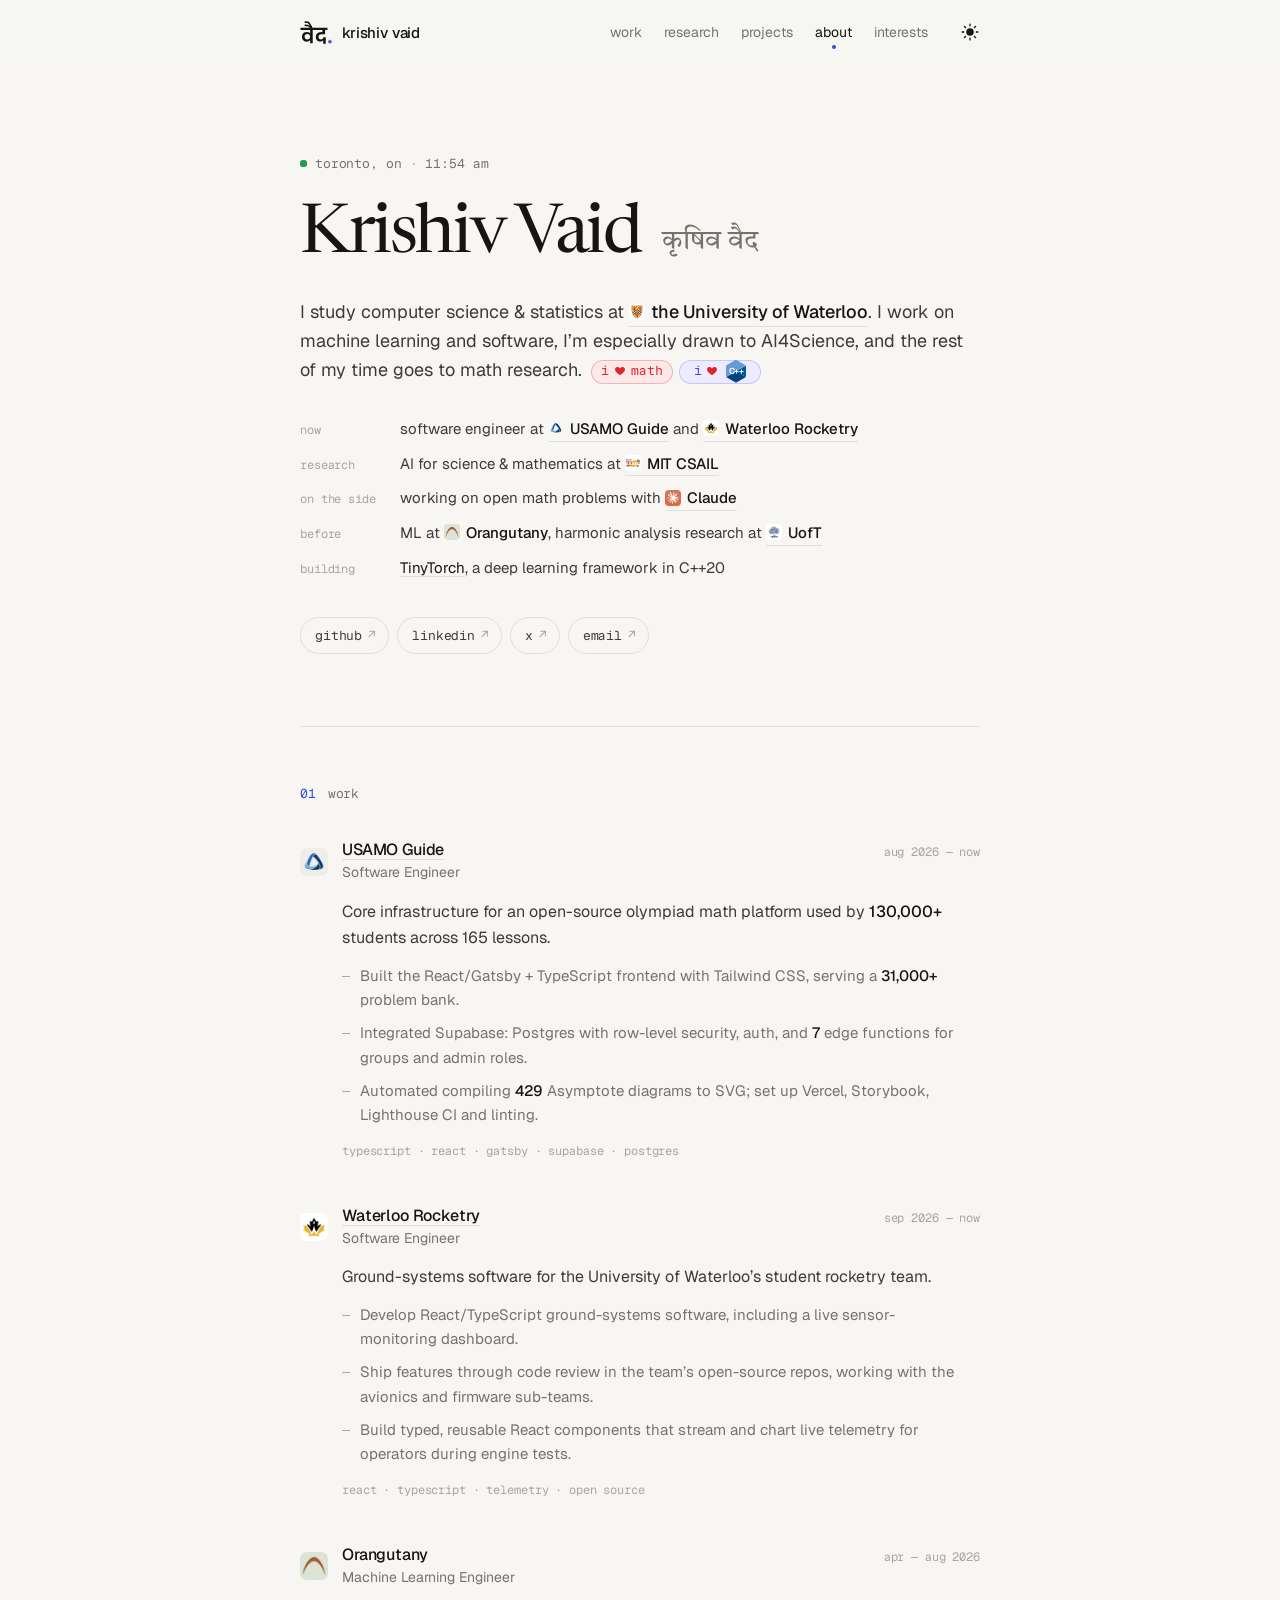
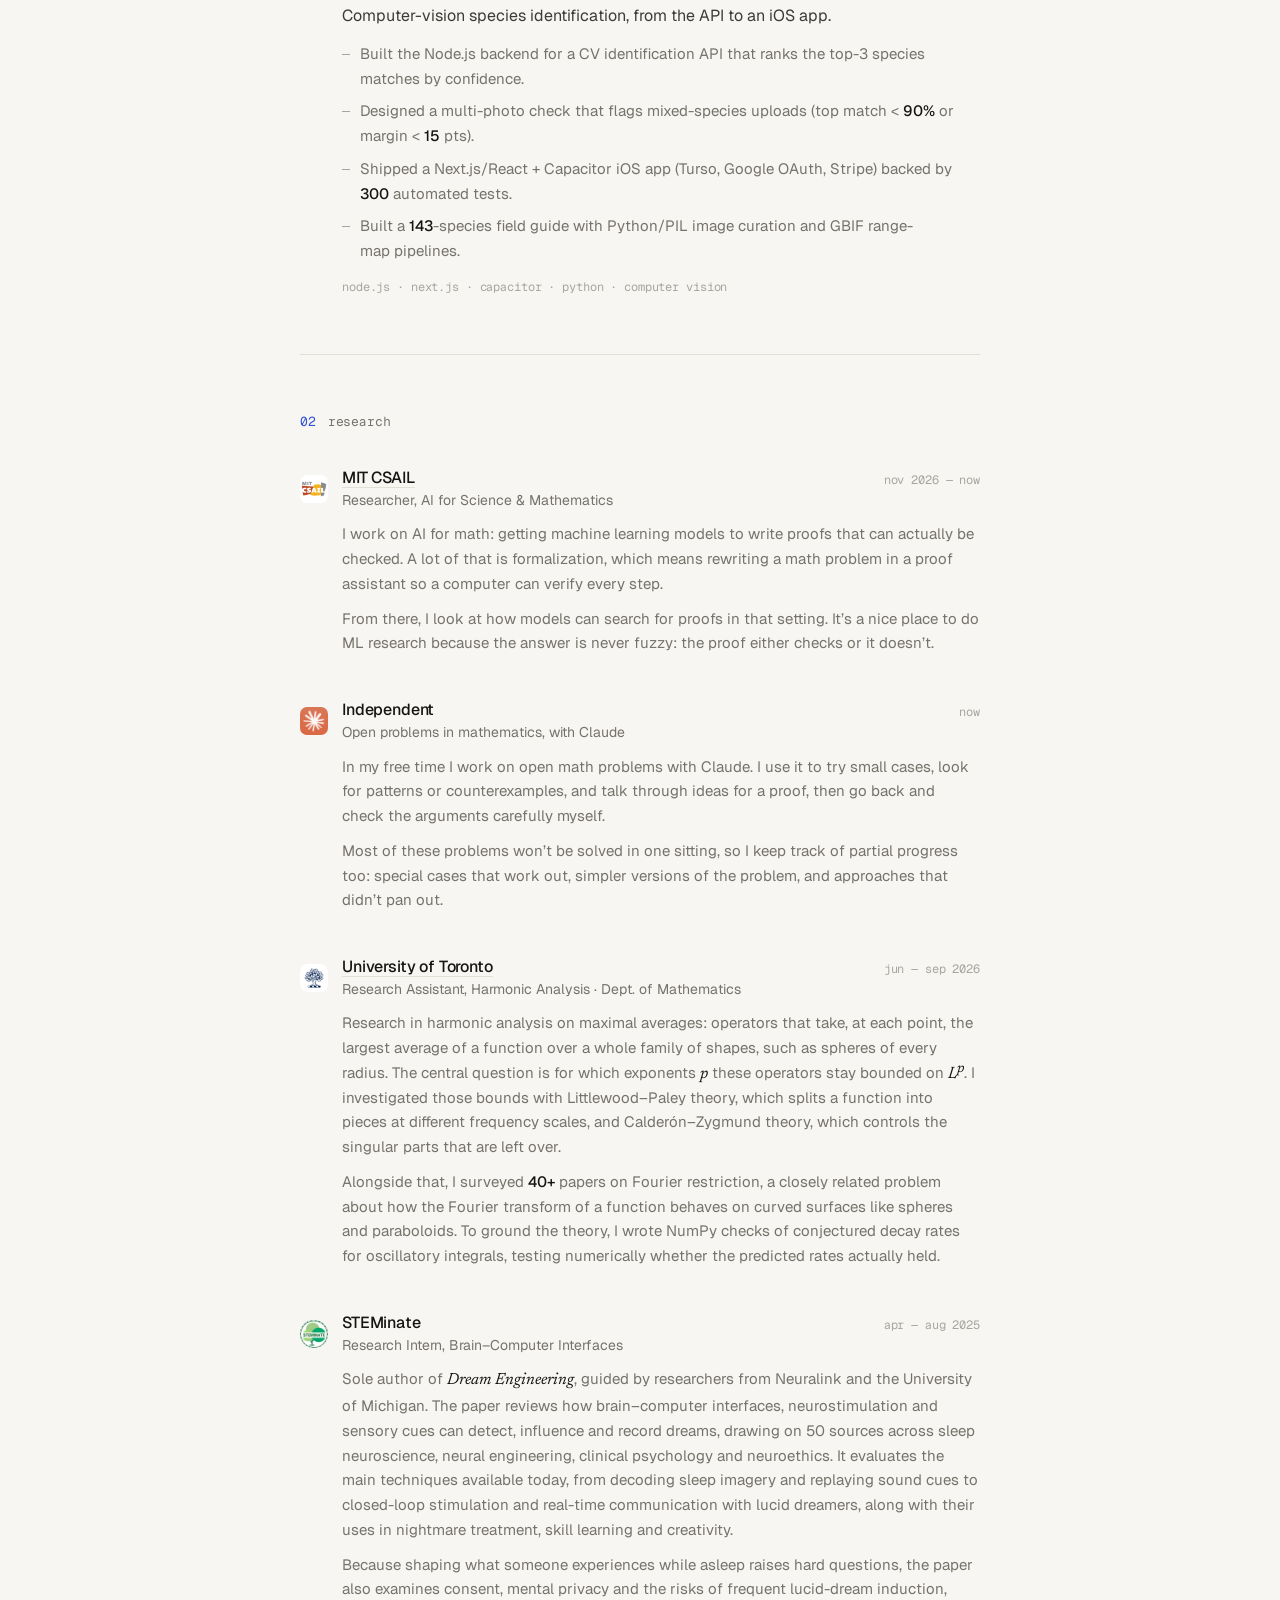
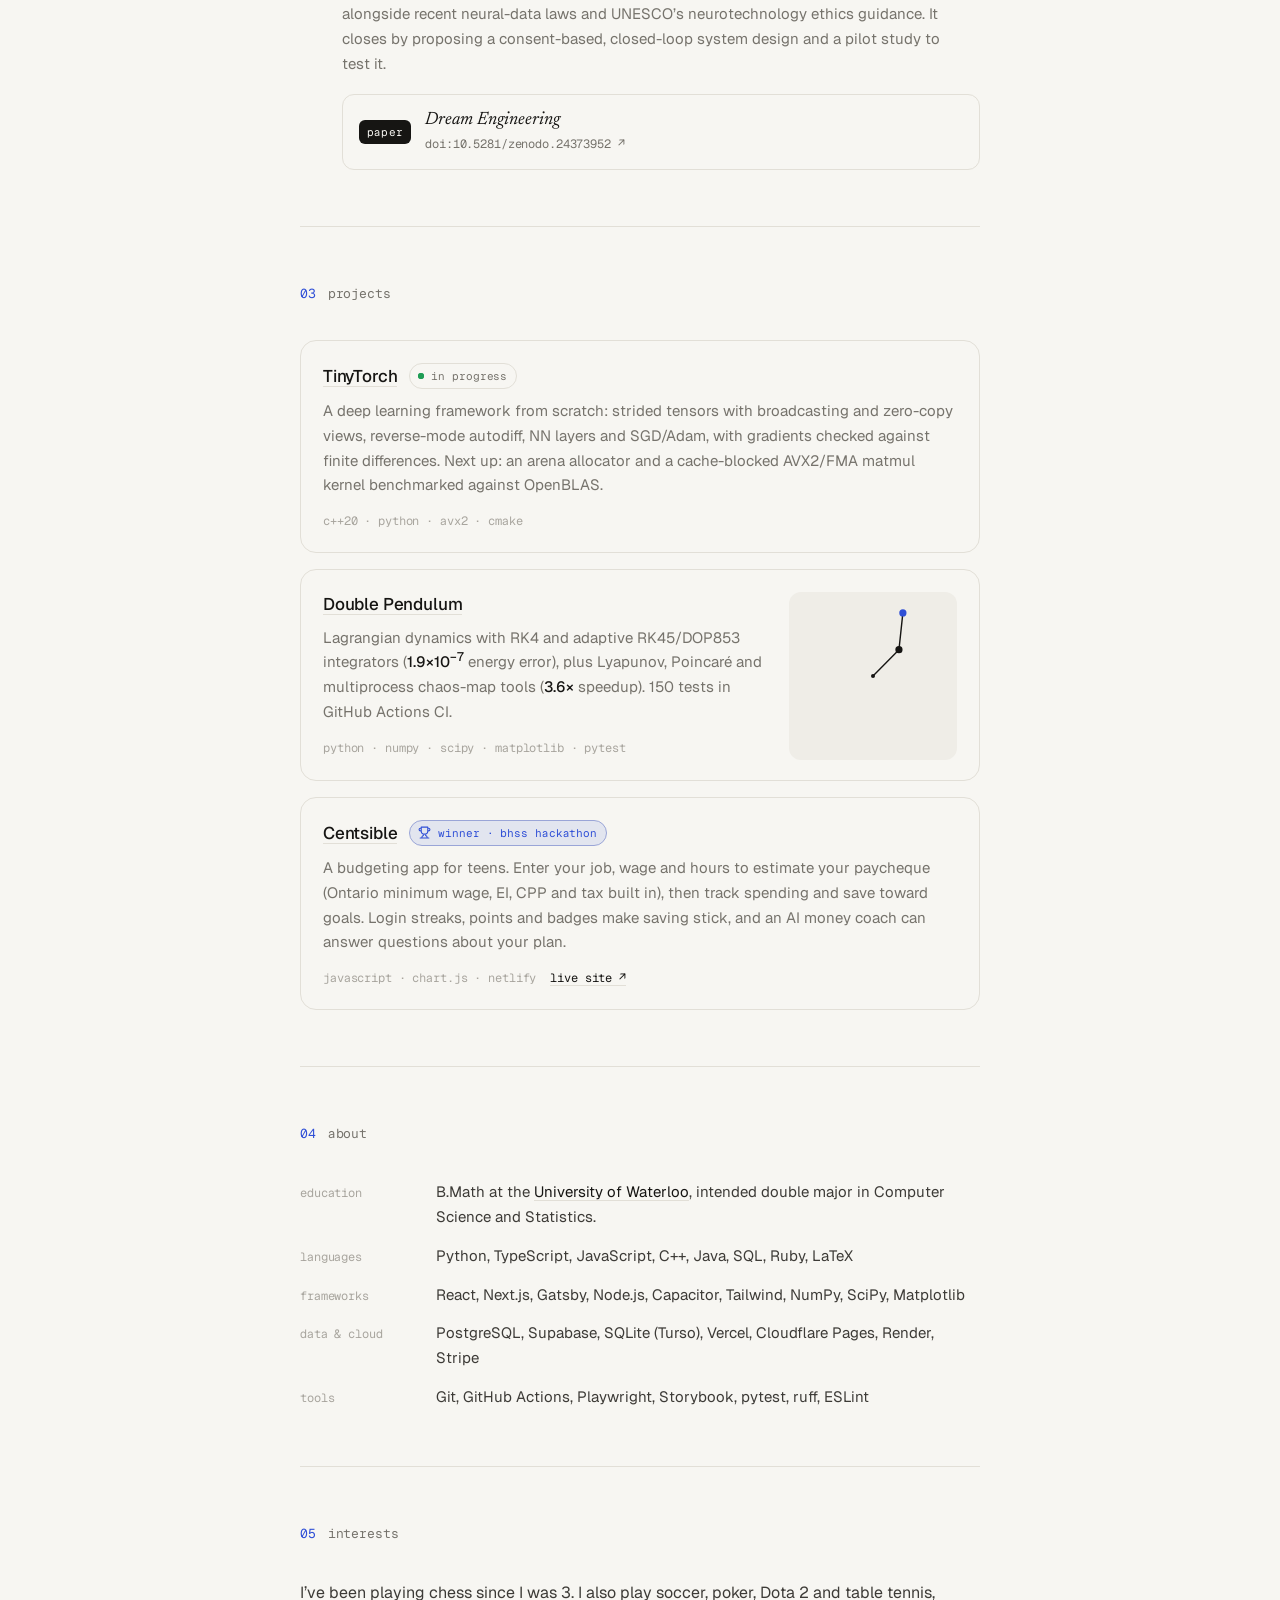
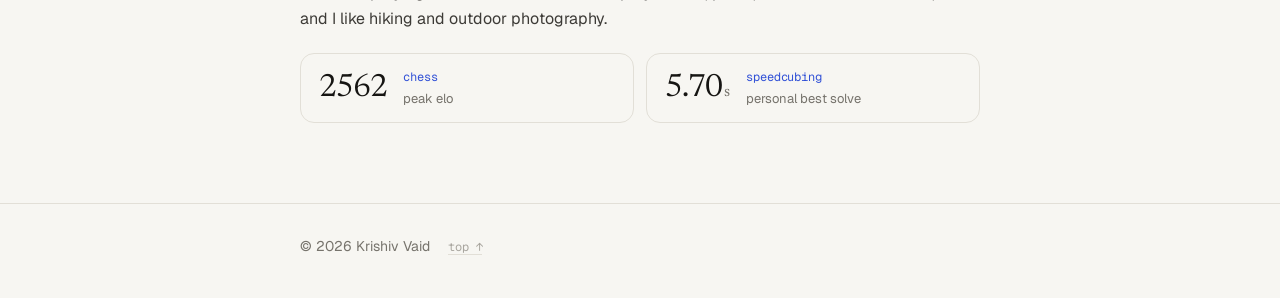
<file: index.html>
<!doctype html>
<html lang="en">
<head>
  <meta charset="utf-8">
  <meta name="viewport" content="width=device-width, initial-scale=1">
  <title>Krishiv Vaid</title>
  <meta name="description" content="Krishiv Vaid: CS & Statistics at the University of Waterloo. Software engineer at USAMO Guide, previously ML at Orangutany and harmonic-analysis research at the University of Toronto.">
  <meta name="theme-color" content="#f7f6f2" media="(prefers-color-scheme: light)">
  <meta name="theme-color" content="#0d0d0c" media="(prefers-color-scheme: dark)">
  <link rel="canonical" href="https://krishvaid.me/">
  <meta property="og:title" content="Krishiv Vaid">
  <meta property="og:description" content="CS & Statistics at Waterloo. Software, math research, and things built from scratch.">
  <meta property="og:type" content="website">
  <meta property="og:url" content="https://krishvaid.me/">
  <meta property="og:image" content="https://krishvaid.me/public/images/social-preview.png">
  <meta property="og:image:width" content="1200">
  <meta property="og:image:height" content="630">
  <meta name="twitter:card" content="summary_large_image">
  <link rel="icon" href="/public/vaid-icon.svg?v=3" type="image/svg+xml">
  <link rel="icon" href="/public/favicon-32.png?v=3" type="image/png" sizes="32x32">
  <link rel="apple-touch-icon" href="/public/apple-touch-icon.png?v=3">
  <!-- Set the theme before first paint so there is no flash. -->
  <script>
    (function () {
      var t = null;
      try { t = localStorage.getItem('theme'); } catch (e) {}
      if (t !== 'light' && t !== 'dark') t = matchMedia('(prefers-color-scheme: dark)').matches ? 'dark' : 'light';
      document.documentElement.dataset.theme = t;
    })();
  </script>
  <!-- Count the visit before CSS and fonts load; main.js renders the result. -->
  <script>
    window.__visit = (function () {
      var url = 'https://krishvaid-visits.vvaid365.workers.dev/visits';
      function go(retry) {
        return fetch(url, { method: 'POST', credentials: 'omit', cache: 'no-store' })
          .then(function (r) { if (!r.ok) throw new Error(r.status); return r.json(); })
          .then(function (d) { return d.count; })
          .catch(function (e) { if (retry) throw e; return new Promise(function (ok) { setTimeout(ok, 300); }).then(function () { return go(true); }); });
      }
      if (document.prerendering) return new Promise(function (ok) { document.addEventListener('prerenderingchange', function () { ok(go()); }, { once: true }); });
      return go();
    })();
  </script>
  <link rel="preconnect" href="https://fonts.googleapis.com">
  <link rel="preconnect" href="https://fonts.gstatic.com" crossorigin>
  <link rel="stylesheet" href="https://fonts.googleapis.com/css2?family=Geist:wght@400;500;600&family=Geist+Mono:wght@400;500&family=Newsreader:ital,opsz,wght@0,6..72,400;0,6..72,500;1,6..72,400&display=swap">
  <link rel="stylesheet" href="https://fonts.googleapis.com/css2?family=Tiro+Devanagari+Hindi&text=%E0%A4%95%E0%A5%83%E0%A4%B7%E0%A4%BF%E0%A4%B5%20%E0%A4%B5%E0%A5%88%E0%A4%A6&display=swap">
  <link rel="stylesheet" href="/css/styles.css?v=16">
  <script src="/js/main.js?v=8" defer></script>
</head>
<body>
  <a class="skip" href="#main">Skip to content</a>

  <header class="top">
    <div class="wrap top-inner">
      <a class="brand" href="/" aria-label="Krishiv Vaid, home">
        <svg class="mark mark-top" viewBox="-33 -1072 1542 1111" aria-hidden="true"><path class="mark-glyph" d="M690 -740V-632H580V0H454V-158Q428 -119 384.5 -97.0Q341 -75 285 -75Q217 -75 165.5 -105.5Q114 -136 86.5 -190.0Q59 -244 59 -314Q59 -381 87.0 -434.0Q115 -487 166.5 -516.5Q218 -546 285 -546Q342 -546 385.0 -524.0Q428 -502 454 -463V-632H-21V-740ZM454 -309V-310Q454 -364 418.5 -403.0Q383 -442 319 -442Q261 -442 223.5 -406.0Q186 -370 186 -311Q186 -251 223.5 -214.5Q261 -178 319 -178Q362 -178 392.5 -197.0Q423 -216 438.5 -246.0Q454 -276 454 -309ZM578 -737H468Q405 -780 378.0 -795.0Q351 -810 325.0 -814.0Q299 -818 241 -818H191V-899H238Q294 -899 321.0 -895.5Q348 -892 375.5 -878.5Q403 -865 444 -833Q406 -901 375.0 -932.0Q344 -963 316.5 -970.5Q289 -978 243 -978H191V-1060H241Q321 -1060 362.5 -1042.5Q404 -1025 450.5 -960.0Q497 -895 578 -737ZM861 -301Q861 -246 894.0 -213.5Q927 -181 982 -181Q1027 -181 1059.5 -209.0Q1092 -237 1092 -289H1211V27H1085V-138Q1063 -109 1027.0 -93.5Q991 -78 945 -78Q885 -78 836.0 -104.0Q787 -130 758.0 -181.0Q729 -232 729 -305Q729 -380 763.5 -433.5Q798 -487 858.5 -514.0Q919 -541 996 -541H1046V-632H649V-740H1302L1301 -632H1176V-430H1009Q943 -430 902.0 -396.0Q861 -362 861 -301Z"/><circle class="mark-dot" cx="1411" cy="-75" r="84"/></svg>
        <span class="brand-name">krishiv vaid</span>
      </a>
      <nav class="nav" aria-label="Sections">
        <a href="#work">work</a>
        <a href="#research">research</a>
        <a href="#projects">projects</a>
        <a href="#about">about</a>
        <a class="wide-only" href="#interests">interests</a>
      </nav>
      <button class="theme" type="button" id="theme-toggle" aria-label="Switch theme">
        <svg viewBox="0 0 24 24" aria-hidden="true">
          <mask id="moon-cut"><rect width="24" height="24" fill="#fff"/><circle class="theme-cut" cx="24" cy="4" r="7" fill="#000"/></mask>
          <circle class="theme-core" cx="12" cy="12" r="5" mask="url(#moon-cut)"/>
          <g class="theme-rays"><path d="M12 1.5v2.2M12 20.3v2.2M1.5 12h2.2M20.3 12h2.2M4.6 4.6l1.5 1.5M17.9 17.9l1.5 1.5M4.6 19.4l1.5-1.5M17.9 6.1l1.5-1.5"/></g>
        </svg>
      </button>
    </div>
  </header>

  <main id="main" class="wrap">
    <section class="hero" aria-labelledby="hero-name">
      <p class="eyebrow mono"><span class="pulse" aria-hidden="true"></span>toronto, on <span class="sep">·</span> <time id="local-time">--:--</time></p>
      <h1 id="hero-name">Krishiv Vaid <span class="dev" lang="hi">कृषिव वैद</span></h1>
      <p class="lede">
        I study computer science &amp; statistics at
        <a class="org" href="https://uwaterloo.ca/"><img src="/public/logos/uwaterloo.ca.png" alt="" width="16" height="16">the University of Waterloo</a>.
        I work on machine learning and software, I’m especially drawn to AI4Science,
        and the rest of my time goes to math research.
        <span class="loves"><span class="heart mono" role="img" aria-label="i love math">i <svg viewBox="0 0 24 24" aria-hidden="true"><path d="M12 20.5s-7.6-4.6-9.5-9.3C1.1 7.8 3.3 4.2 7 4.2c2 0 3.6 1.1 5 2.9 1.4-1.8 3-2.9 5-2.9 3.7 0 5.9 3.6 4.5 7-1.9 4.7-9.5 9.3-9.5 9.3z"/></svg> math</span><span class="heart heart-cpp mono" role="img" aria-label="i love C++">i <svg viewBox="0 0 24 24" aria-hidden="true"><path d="M12 20.5s-7.6-4.6-9.5-9.3C1.1 7.8 3.3 4.2 7 4.2c2 0 3.6 1.1 5 2.9 1.4-1.8 3-2.9 5-2.9 3.7 0 5.9 3.6 4.5 7-1.9 4.7-9.5 9.3-9.5 9.3z"/></svg><svg class="cpp-logo" viewBox="0 0 306 344.35" aria-hidden="true"><path fill="#00599C" d="M302.107,258.262c2.401-4.159,3.893-8.845,3.893-13.053V99.14c0-4.208-1.49-8.893-3.892-13.052L153,172.175 L302.107,258.262z"/><path fill="#004482" d="M166.25,341.193l126.5-73.034c3.644-2.104,6.956-5.737,9.357-9.897L153,172.175L3.893,258.263 c2.401,4.159,5.714,7.793,9.357,9.896l126.5,73.034C147.037,345.401,158.963,345.401,166.25,341.193z"/><path fill="#659AD2" d="M302.108,86.087c-2.402-4.16-5.715-7.793-9.358-9.897L166.25,3.156c-7.287-4.208-19.213-4.208-26.5,0 L13.25,76.19C5.962,80.397,0,90.725,0,99.14v146.069c0,4.208,1.491,8.894,3.893,13.053L153,172.175L302.108,86.087z"/><text x="153" y="214" text-anchor="middle" font-family="Geist, Arial, sans-serif" font-weight="600" font-size="132" letter-spacing="-6" fill="#fff">C++</text></svg></span></span>
      </p>
      <ul class="status">
        <li><span class="k mono">now</span><span>software engineer at <a class="org" href="https://usamoguide.com/"><img src="/public/logos/usamoguide.com.png" alt="" width="16" height="16">USAMO Guide</a> and <a class="org" href="https://www.waterloorocketry.com/"><img src="/public/logos/waterloorocketry.png" alt="" width="16" height="16">Waterloo Rocketry</a></span></li>
        <li><span class="k mono">research</span><span>AI for science &amp; mathematics at <a class="org" href="https://www.csail.mit.edu/"><img src="/public/logos/mit-csail-logo.png" alt="" width="16" height="16">MIT CSAIL</a></span></li>
        <li><span class="k mono">on the side</span><span>working on open math problems with <a class="org" href="https://claude.ai/"><img src="/public/logos/claude.png" alt="" width="16" height="16">Claude</a></span></li>
        <li><span class="k mono">before</span><span>ML at <span class="org plain"><img src="/public/logos/orangutany-copper.png" alt="" width="16" height="16">Orangutany</span>, harmonic analysis research at <a class="org" href="https://www.math.toronto.edu/"><img src="/public/logos/utoronto.ca.png" alt="" width="16" height="16">UofT</a></span></li>
        <li><span class="k mono">building</span><span><a href="#projects">TinyTorch</a>, a deep learning framework in C++20</span></li>
      </ul>
      <ul class="links mono" aria-label="Elsewhere">
        <li><a href="https://github.com/Krishiv-Vaid" target="_blank" rel="noopener noreferrer">github<span class="arr" aria-hidden="true">↗</span></a></li>
        <li><a href="https://www.linkedin.com/in/krishiv-vaid">linkedin<span class="arr" aria-hidden="true">↗</span></a></li>
        <li><a href="https://x.com/krishiv_v22">x<span class="arr" aria-hidden="true">↗</span></a></li>
        <li><a href="mailto:kvaid@uwaterloo.ca">email<span class="arr" aria-hidden="true">↗</span></a></li>
      </ul>
    </section>

    <section id="work" class="block reveal" aria-labelledby="work-h">
      <h2 id="work-h" class="label mono"><span class="num">01</span>work</h2>
      <ol class="entries">
        <li class="entry">
          <div class="entry-head">
            <img class="logo" src="/public/logos/usamoguide.com.png" alt="" width="28" height="28">
            <div class="entry-title">
              <h3><a href="https://usamoguide.com/">USAMO Guide</a></h3>
              <p class="role">Software Engineer</p>
            </div>
            <p class="when mono">aug 2026 — now</p>
          </div>
          <p class="summary">Core infrastructure for an open-source olympiad math platform used by <strong>130,000+</strong> students across 165 lessons.</p>
          <ul class="points">
            <li>Built the React/Gatsby + TypeScript frontend with Tailwind CSS, serving a <strong>31,000+</strong> problem bank.</li>
            <li>Integrated Supabase: Postgres with row-level security, auth, and <strong>7</strong> edge functions for groups and admin roles.</li>
            <li>Automated compiling <strong>429</strong> Asymptote diagrams to SVG; set up Vercel, Storybook, Lighthouse CI and linting.</li>
          </ul>
          <p class="tags mono">typescript · react · gatsby · supabase · postgres</p>
        </li>
        <li class="entry">
          <div class="entry-head">
            <img class="logo" src="/public/logos/waterloorocketry.png" alt="" width="28" height="28">
            <div class="entry-title">
              <h3><a href="https://www.waterloorocketry.com/">Waterloo Rocketry</a></h3>
              <p class="role">Software Engineer</p>
            </div>
            <p class="when mono">sep 2026 — now</p>
          </div>
          <p class="summary">Ground-systems software for the University of Waterloo’s student rocketry team.</p>
          <ul class="points">
            <li>Develop React/TypeScript ground-systems software, including a live sensor-monitoring dashboard.</li>
            <li>Ship features through code review in the team’s open-source repos, working with the avionics and firmware sub-teams.</li>
            <li>Build typed, reusable React components that stream and chart live telemetry for operators during engine tests.</li>
          </ul>
          <p class="tags mono">react · typescript · telemetry · open source</p>
        </li>
        <li class="entry">
          <div class="entry-head">
            <img class="logo" src="/public/logos/orangutany-copper.png" alt="" width="28" height="28">
            <div class="entry-title">
              <h3>Orangutany</h3>
              <p class="role">Machine Learning Engineer</p>
            </div>
            <p class="when mono">apr — aug 2026</p>
          </div>
          <p class="summary">Computer-vision species identification, from the API to an iOS app.</p>
          <ul class="points">
            <li>Built the Node.js backend for a CV identification API that ranks the top-3 species matches by confidence.</li>
            <li>Designed a multi-photo check that flags mixed-species uploads (top match &lt; <strong>90%</strong> or margin &lt; <strong>15</strong> pts).</li>
            <li>Shipped a Next.js/React + Capacitor iOS app (Turso, Google OAuth, Stripe) backed by <strong>300</strong> automated tests.</li>
            <li>Built a <strong>143</strong>-species field guide with Python/PIL image curation and GBIF range-map pipelines.</li>
          </ul>
          <p class="tags mono">node.js · next.js · capacitor · python · computer vision</p>
        </li>
      </ol>
    </section>

    <section id="research" class="block reveal" aria-labelledby="research-h">
      <h2 id="research-h" class="label mono"><span class="num">02</span>research</h2>
      <ol class="entries">
        <li class="entry">
          <div class="entry-head">
            <img class="logo" src="/public/logos/mit-csail-logo.png" alt="" width="28" height="28">
            <div class="entry-title">
              <h3><a href="https://www.csail.mit.edu/">MIT CSAIL</a></h3>
              <p class="role">Researcher, AI for Science &amp; Mathematics</p>
            </div>
            <p class="when mono">nov 2026 — now</p>
          </div>
          <div class="prose">
            <p>I work on AI for math: getting machine learning models to write proofs that can actually be checked. A lot of that is formalization, which means rewriting a math problem in a proof assistant so a computer can verify every step.</p>
            <p>From there, I look at how models can search for proofs in that setting. It’s a nice place to do ML research because the answer is never fuzzy: the proof either checks or it doesn’t.</p>
          </div>
        </li>
        <li class="entry">
          <div class="entry-head">
            <img class="logo" src="/public/logos/claude.png" alt="" width="28" height="28">
            <div class="entry-title">
              <h3>Independent</h3>
              <p class="role">Open problems in mathematics, with Claude</p>
            </div>
            <p class="when mono">now</p>
          </div>
          <div class="prose">
            <p>In my free time I work on open math problems with Claude. I use it to try small cases, look for patterns or counterexamples, and talk through ideas for a proof, then go back and check the arguments carefully myself.</p>
            <p>Most of these problems won’t be solved in one sitting, so I keep track of partial progress too: special cases that work out, simpler versions of the problem, and approaches that didn’t pan out.</p>
          </div>
        </li>
        <li class="entry">
          <div class="entry-head">
            <img class="logo" src="/public/logos/utoronto.ca.png" alt="" width="28" height="28">
            <div class="entry-title">
              <h3><a href="https://www.math.toronto.edu/">University of Toronto</a></h3>
              <p class="role">Research Assistant, Harmonic Analysis · Dept. of Mathematics</p>
            </div>
            <p class="when mono">jun — sep 2026</p>
          </div>
          <div class="prose">
            <p>Research in harmonic analysis on maximal averages: operators that take, at each point, the largest average of a function over a whole family of shapes, such as spheres of every radius. The central question is for which exponents <i class="math">p</i> these operators stay bounded on <i class="math">L<sup>p</sup></i>. I investigated those bounds with Littlewood–Paley theory, which splits a function into pieces at different frequency scales, and Calderón–Zygmund theory, which controls the singular parts that are left over.</p>
            <p>Alongside that, I surveyed <strong>40+</strong> papers on Fourier restriction, a closely related problem about how the Fourier transform of a function behaves on curved surfaces like spheres and paraboloids. To ground the theory, I wrote NumPy checks of conjectured decay rates for oscillatory integrals, testing numerically whether the predicted rates actually held.</p>
          </div>
        </li>
        <li class="entry">
          <div class="entry-head">
            <img class="logo round" src="/public/logos/steminate.png" alt="" width="28" height="28">
            <div class="entry-title">
              <h3>STEMinate</h3>
              <p class="role">Research Intern, Brain–Computer Interfaces</p>
            </div>
            <p class="when mono">apr — aug 2025</p>
          </div>
          <div class="prose">
            <p>Sole author of <cite>Dream Engineering</cite>, guided by researchers from Neuralink and the University of Michigan. The paper reviews how brain–computer interfaces, neurostimulation and sensory cues can detect, influence and record dreams, drawing on 50 sources across sleep neuroscience, neural engineering, clinical psychology and neuroethics. It evaluates the main techniques available today, from decoding sleep imagery and replaying sound cues to closed-loop stimulation and real-time communication with lucid dreamers, along with their uses in nightmare treatment, skill learning and creativity.</p>
            <p>Because shaping what someone experiences while asleep raises hard questions, the paper also examines consent, mental privacy and the risks of frequent lucid-dream induction, alongside recent neural-data laws and UNESCO’s neurotechnology ethics guidance. It closes by proposing a consent-based, closed-loop system design and a pilot study to test it.</p>
          </div>
          <a class="paper" href="https://doi.org/10.5281/zenodo.24373952">
            <span class="paper-kind mono">paper</span>
            <span class="paper-title">Dream Engineering</span>
            <span class="paper-meta mono">doi:10.5281/zenodo.24373952 ↗</span>
          </a>
        </li>
      </ol>
    </section>

    <section id="projects" class="block reveal" aria-labelledby="projects-h">
      <h2 id="projects-h" class="label mono"><span class="num">03</span>projects</h2>
      <div class="projects">
        <article class="project">
          <div class="project-head">
            <h3><a href="https://github.com/Krishiv-Vaid/tinytorch" target="_blank" rel="noopener noreferrer">TinyTorch</a></h3>
            <span class="badge mono"><span class="pulse" aria-hidden="true"></span>in progress</span>
          </div>
          <p>A deep learning framework from scratch: strided tensors with broadcasting and zero-copy views, reverse-mode autodiff, NN layers and SGD/Adam, with gradients checked against finite differences. Next up: an arena allocator and a cache-blocked AVX2/FMA matmul kernel benchmarked against OpenBLAS.</p>
          <p class="tags mono">c++20 · python · avx2 · cmake</p>
        </article>
        <article class="project has-viz">
          <div class="project-body">
            <div class="project-head">
              <h3><a href="https://github.com/Krishiv-Vaid/double-pendulum" target="_blank" rel="noopener noreferrer">Double Pendulum</a></h3>
            </div>
            <p>Lagrangian dynamics with RK4 and adaptive RK45/DOP853 integrators (<strong>1.9×10<sup>−7</sup></strong> energy error), plus Lyapunov, Poincaré and multiprocess chaos-map tools (<strong>3.6×</strong> speedup). 150 tests in GitHub Actions CI.</p>
            <p class="tags mono">python · numpy · scipy · matplotlib · pytest</p>
          </div>
          <figure class="viz">
            <canvas id="pendulum" width="240" height="240" role="img" aria-label="A live double pendulum simulation tracing a chaotic path"></canvas>
          </figure>
        </article>
        <article class="project">
          <div class="project-head">
            <h3><a href="https://centsible-ca.netlify.app/">Centsible</a></h3>
            <span class="badge badge-win mono"><svg viewBox="0 0 24 24" aria-hidden="true"><path d="M6 9H4.5a2.5 2.5 0 0 1 0-5H6M18 9h1.5a2.5 2.5 0 0 0 0-5H18M4 22h16M10 14.66V17c0 .55-.47.98-.97 1.21C7.85 18.75 7 20.24 7 22M14 14.66V17c0 .55.47.98.97 1.21C16.15 18.75 17 20.24 17 22M18 2H6v7a6 6 0 0 0 12 0V2Z"/></svg>winner · bhss hackathon</span>
          </div>
          <p>A budgeting app for teens. Enter your job, wage and hours to estimate your paycheque (Ontario minimum wage, EI, CPP and tax built in), then track spending and save toward goals. Login streaks, points and badges make saving stick, and an AI money coach can answer questions about your plan.</p>
          <p class="tags mono">javascript · chart.js · netlify<a class="live" href="https://centsible-ca.netlify.app/">live site ↗</a></p>
        </article>
      </div>
    </section>

    <section id="about" class="block reveal" aria-labelledby="about-h">
      <h2 id="about-h" class="label mono"><span class="num">04</span>about</h2>
      <dl class="facts">
        <div>
          <dt class="mono">education</dt>
          <dd>B.Math at the <a href="https://uwaterloo.ca/">University of Waterloo</a>, intended double major in Computer Science and Statistics.</dd>
        </div>
        <div>
          <dt class="mono">languages</dt>
          <dd>Python, TypeScript, JavaScript, C++, Java, SQL, Ruby, LaTeX</dd>
        </div>
        <div>
          <dt class="mono">frameworks</dt>
          <dd>React, Next.js, Gatsby, Node.js, Capacitor, Tailwind, NumPy, SciPy, Matplotlib</dd>
        </div>
        <div>
          <dt class="mono">data &amp; cloud</dt>
          <dd>PostgreSQL, Supabase, SQLite (Turso), Vercel, Cloudflare Pages, Render, Stripe</dd>
        </div>
        <div>
          <dt class="mono">tools</dt>
          <dd>Git, GitHub Actions, Playwright, Storybook, pytest, ruff, ESLint</dd>
        </div>
      </dl>
    </section>

    <section id="interests" class="block reveal" aria-labelledby="interests-h">
      <h2 id="interests-h" class="label mono"><span class="num">05</span>interests</h2>
      <p class="interests-lede">I’ve been playing chess since I was 3. I also play soccer, poker, Dota 2 and table tennis, and I like hiking and outdoor photography.</p>
      <div class="stats">
        <div class="stat">
          <span class="stat-n">2562</span>
          <span class="stat-txt"><span class="stat-k mono">chess</span><span class="stat-l">peak elo</span></span>
        </div>
        <div class="stat">
          <span class="stat-n">5.70<small>s</small></span>
          <span class="stat-txt"><span class="stat-k mono">speedcubing</span><span class="stat-l">personal best solve</span></span>
        </div>
      </div>
    </section>
  </main>

  <footer class="foot">
    <div class="wrap foot-inner">
      <div class="foot-row">
        <p class="foot-copy">© <span id="year">2026</span> Krishiv Vaid <a class="totop mono" href="#main">top ↑</a></p>
        <p class="visits mono" id="visits" aria-live="polite">
          <svg class="mark mark-foot" viewBox="-33 -1072 1542 1111" aria-hidden="true"><path class="mark-glyph" d="M690 -740V-632H580V0H454V-158Q428 -119 384.5 -97.0Q341 -75 285 -75Q217 -75 165.5 -105.5Q114 -136 86.5 -190.0Q59 -244 59 -314Q59 -381 87.0 -434.0Q115 -487 166.5 -516.5Q218 -546 285 -546Q342 -546 385.0 -524.0Q428 -502 454 -463V-632H-21V-740ZM454 -309V-310Q454 -364 418.5 -403.0Q383 -442 319 -442Q261 -442 223.5 -406.0Q186 -370 186 -311Q186 -251 223.5 -214.5Q261 -178 319 -178Q362 -178 392.5 -197.0Q423 -216 438.5 -246.0Q454 -276 454 -309ZM578 -737H468Q405 -780 378.0 -795.0Q351 -810 325.0 -814.0Q299 -818 241 -818H191V-899H238Q294 -899 321.0 -895.5Q348 -892 375.5 -878.5Q403 -865 444 -833Q406 -901 375.0 -932.0Q344 -963 316.5 -970.5Q289 -978 243 -978H191V-1060H241Q321 -1060 362.5 -1042.5Q404 -1025 450.5 -960.0Q497 -895 578 -737ZM861 -301Q861 -246 894.0 -213.5Q927 -181 982 -181Q1027 -181 1059.5 -209.0Q1092 -237 1092 -289H1211V27H1085V-138Q1063 -109 1027.0 -93.5Q991 -78 945 -78Q885 -78 836.0 -104.0Q787 -130 758.0 -181.0Q729 -232 729 -305Q729 -380 763.5 -433.5Q798 -487 858.5 -514.0Q919 -541 996 -541H1046V-632H649V-740H1302L1301 -632H1176V-430H1009Q943 -430 902.0 -396.0Q861 -362 861 -301Z"/><circle class="mark-dot" cx="1411" cy="-75" r="84"/></svg>
          <span class="visits-l">visitor</span>
          <span class="odo" aria-hidden="true"></span>
          <span class="sr" id="visits-sr"></span>
        </p>
      </div>
    </div>
  </footer>
</body>
</html>
</file>
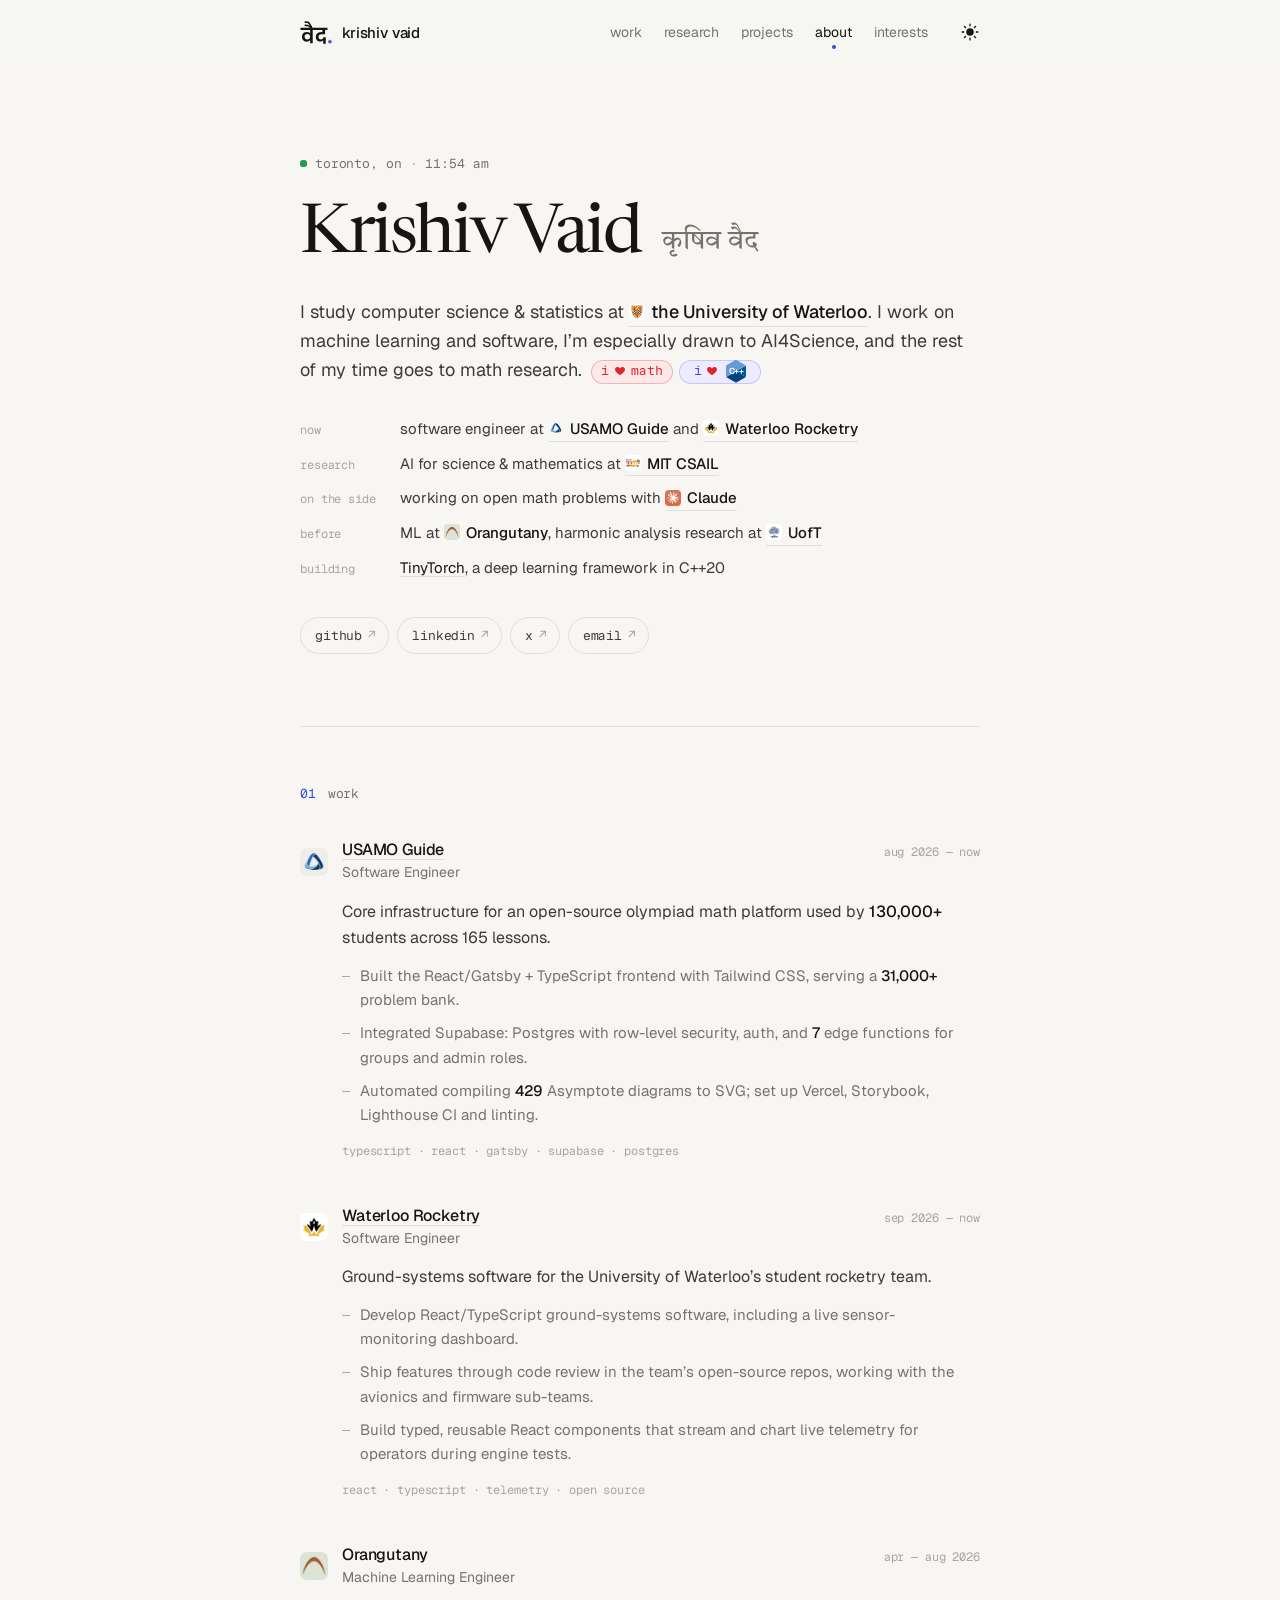
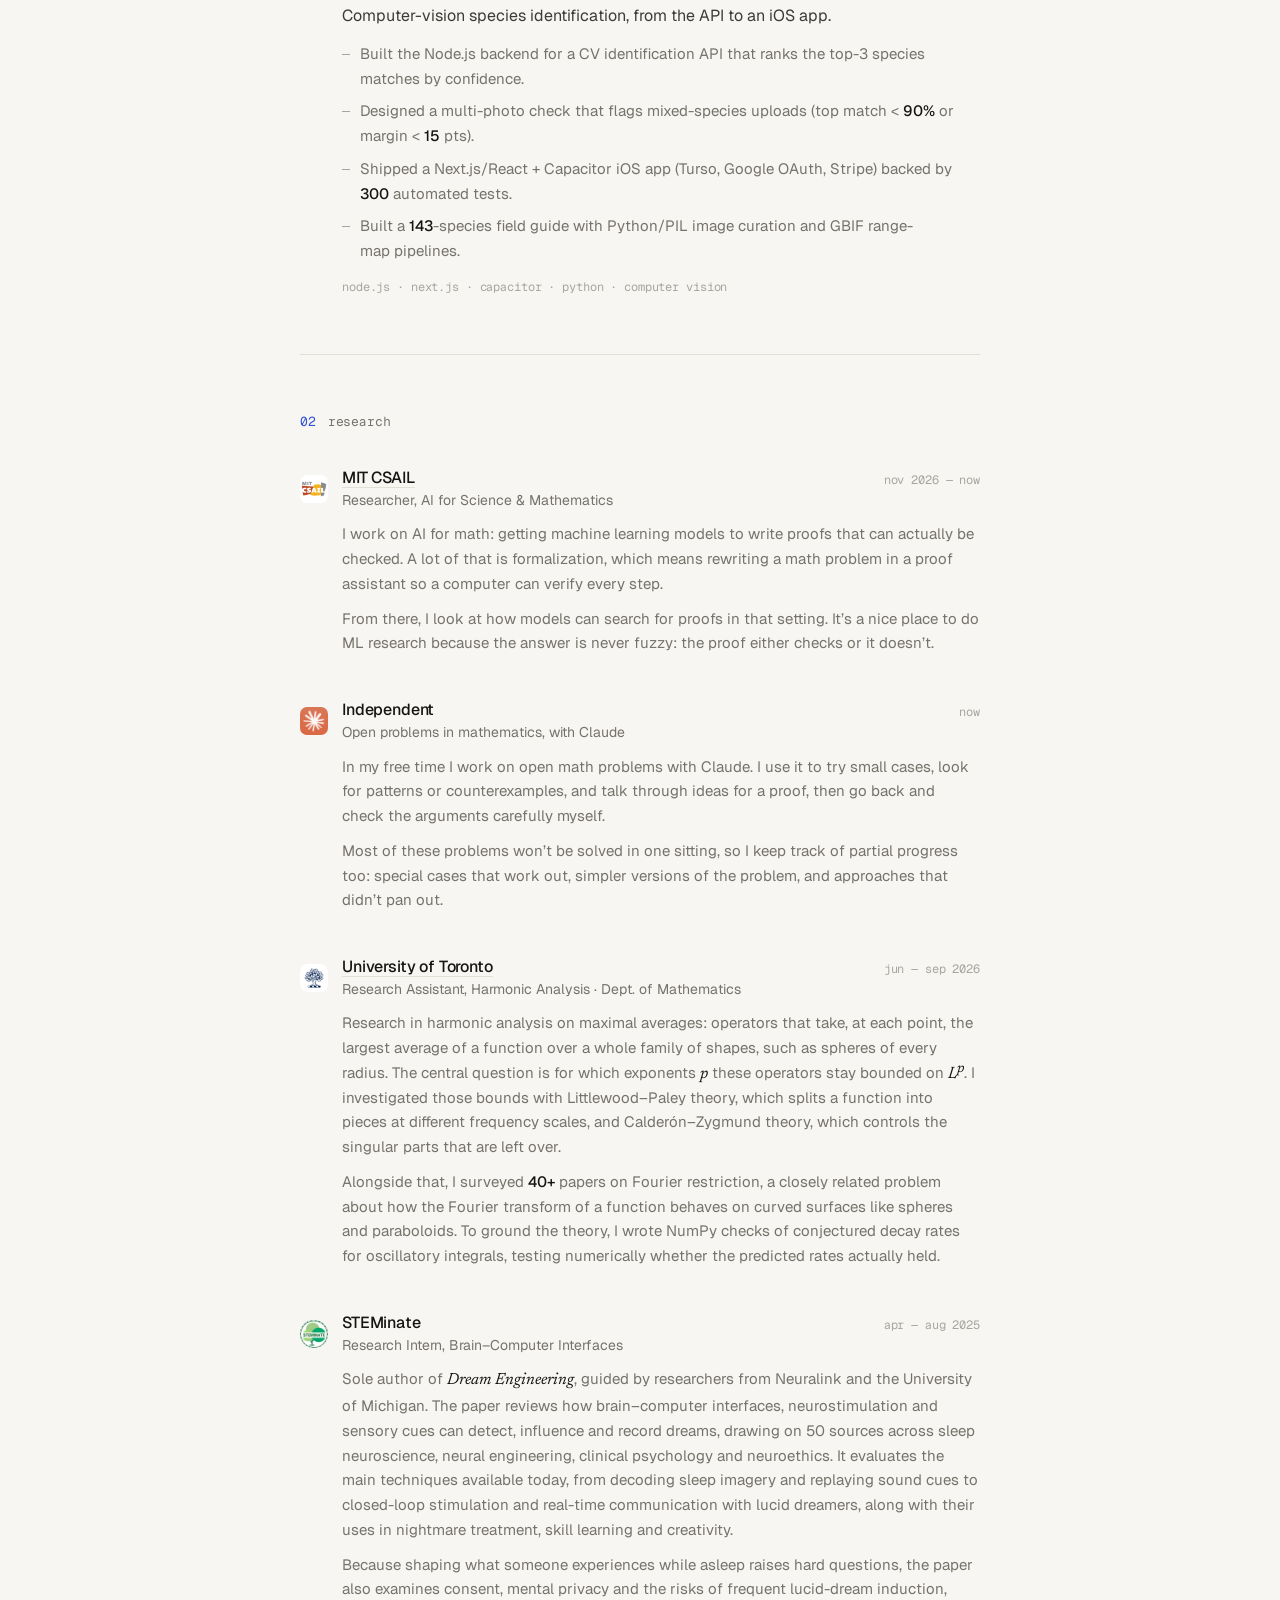
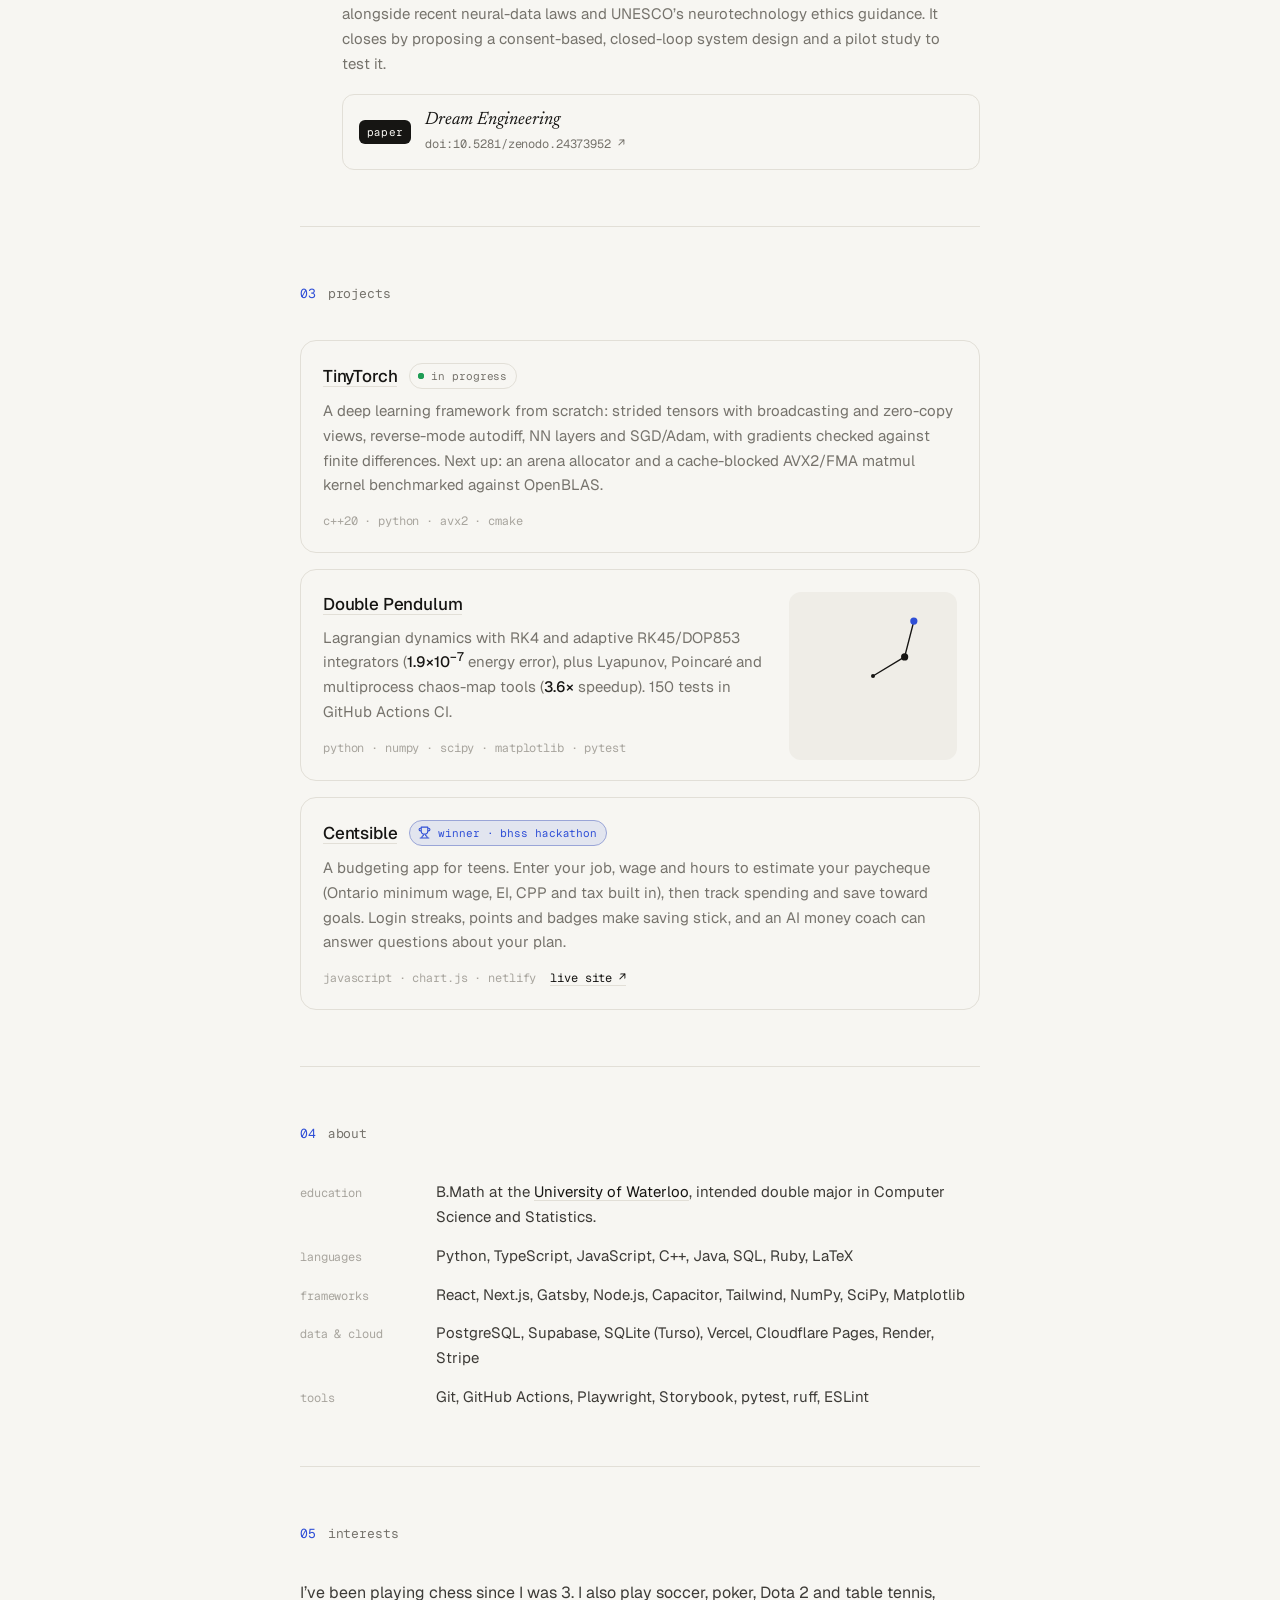
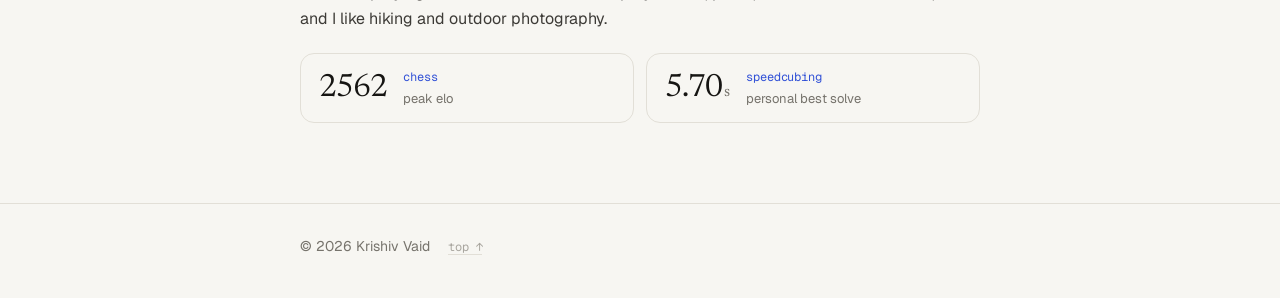
<file: blog.html>
<!doctype html><html lang="en"><head><meta charset="utf-8"><title>Krishiv Vaid</title><meta name="robots" content="noindex"><link rel="canonical" href="https://krishvaid.me/"><meta http-equiv="refresh" content="0; url=/"><script>location.replace('/')</script></head><body><a href="/">krishvaid.me</a></body></html>
</file>
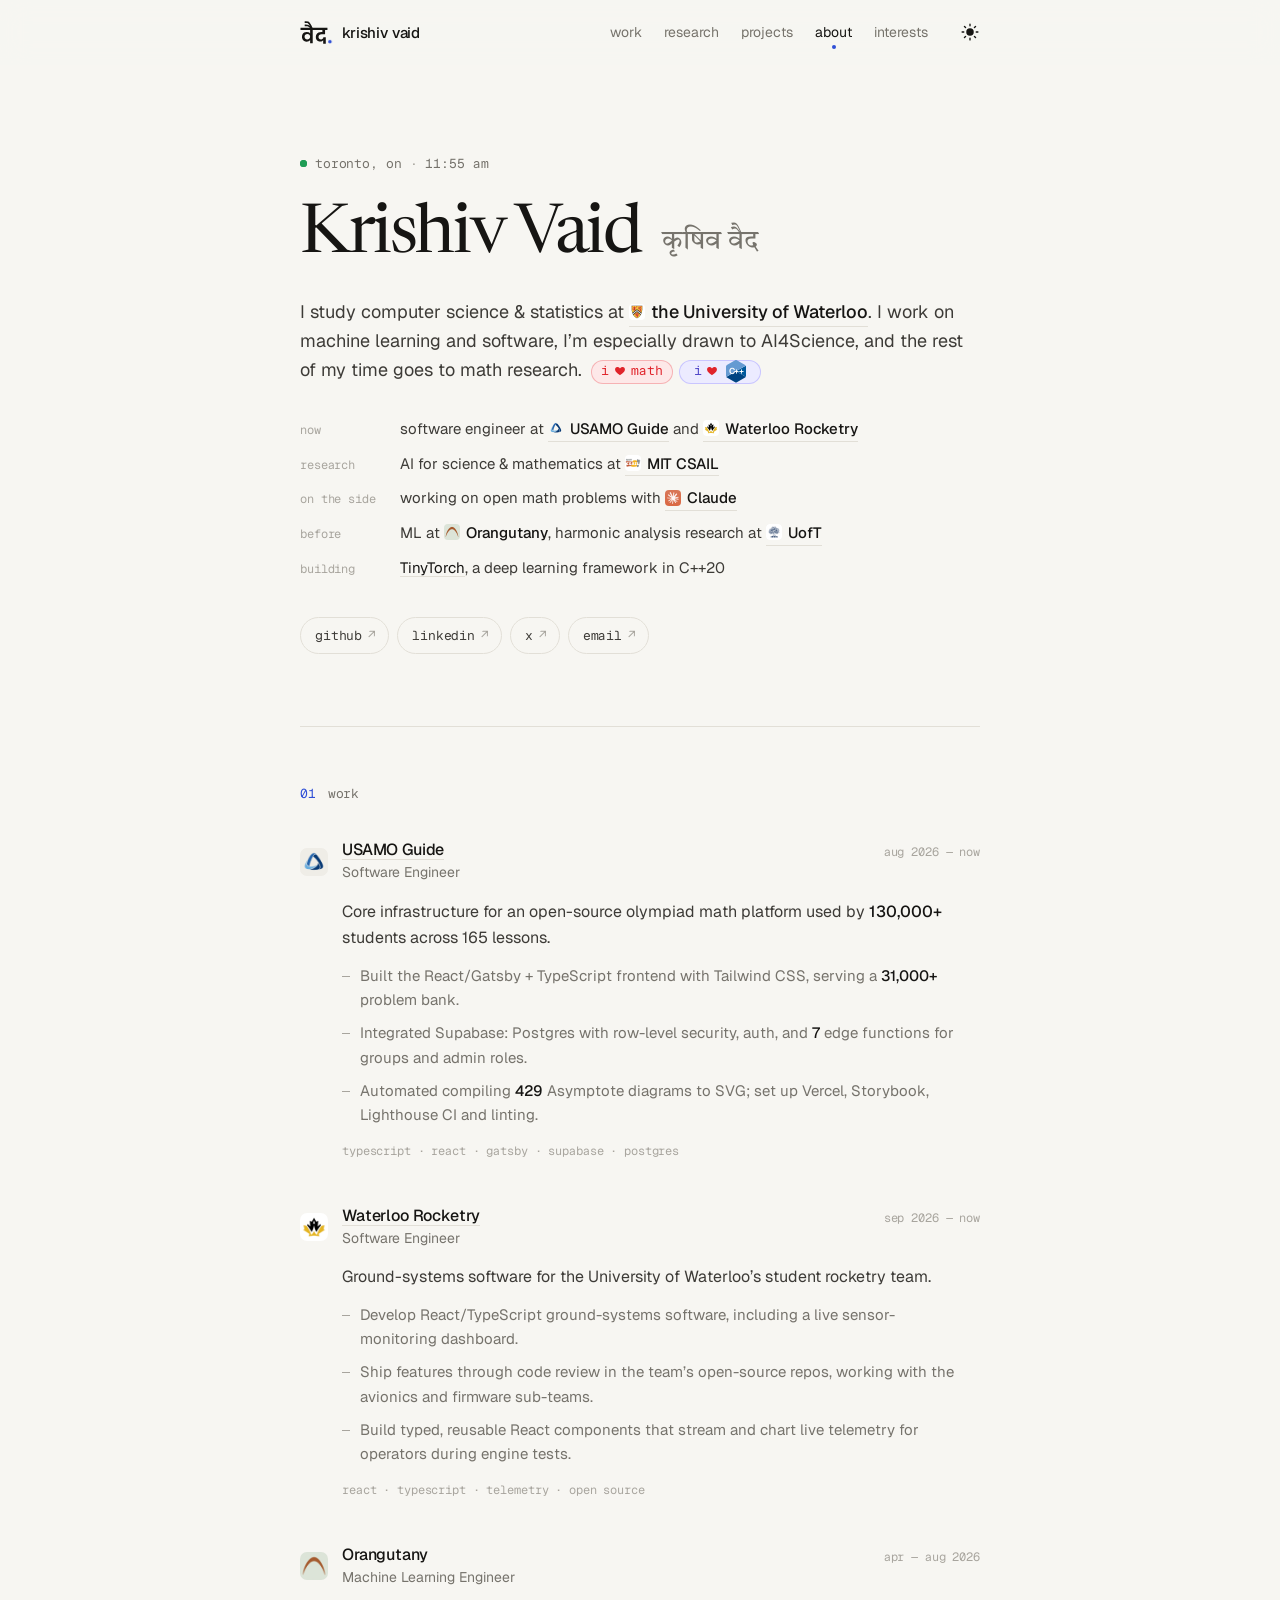
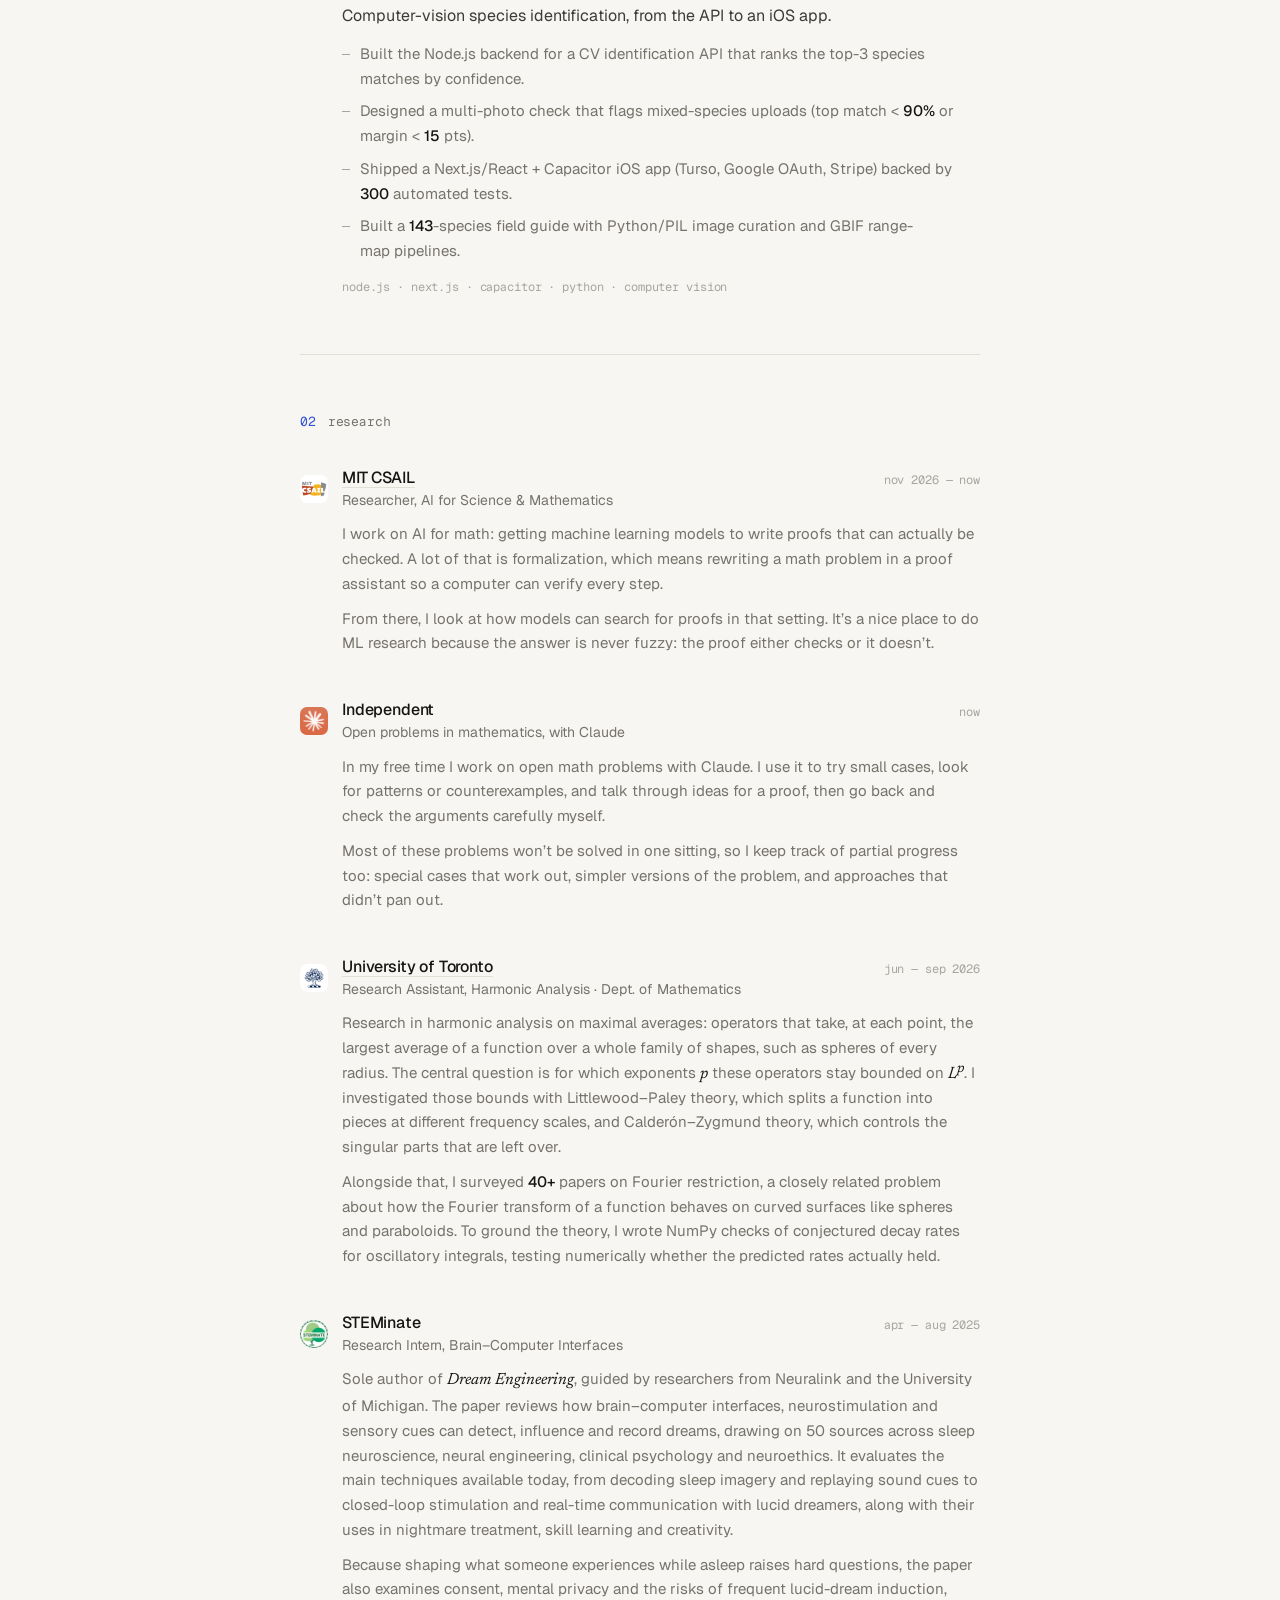
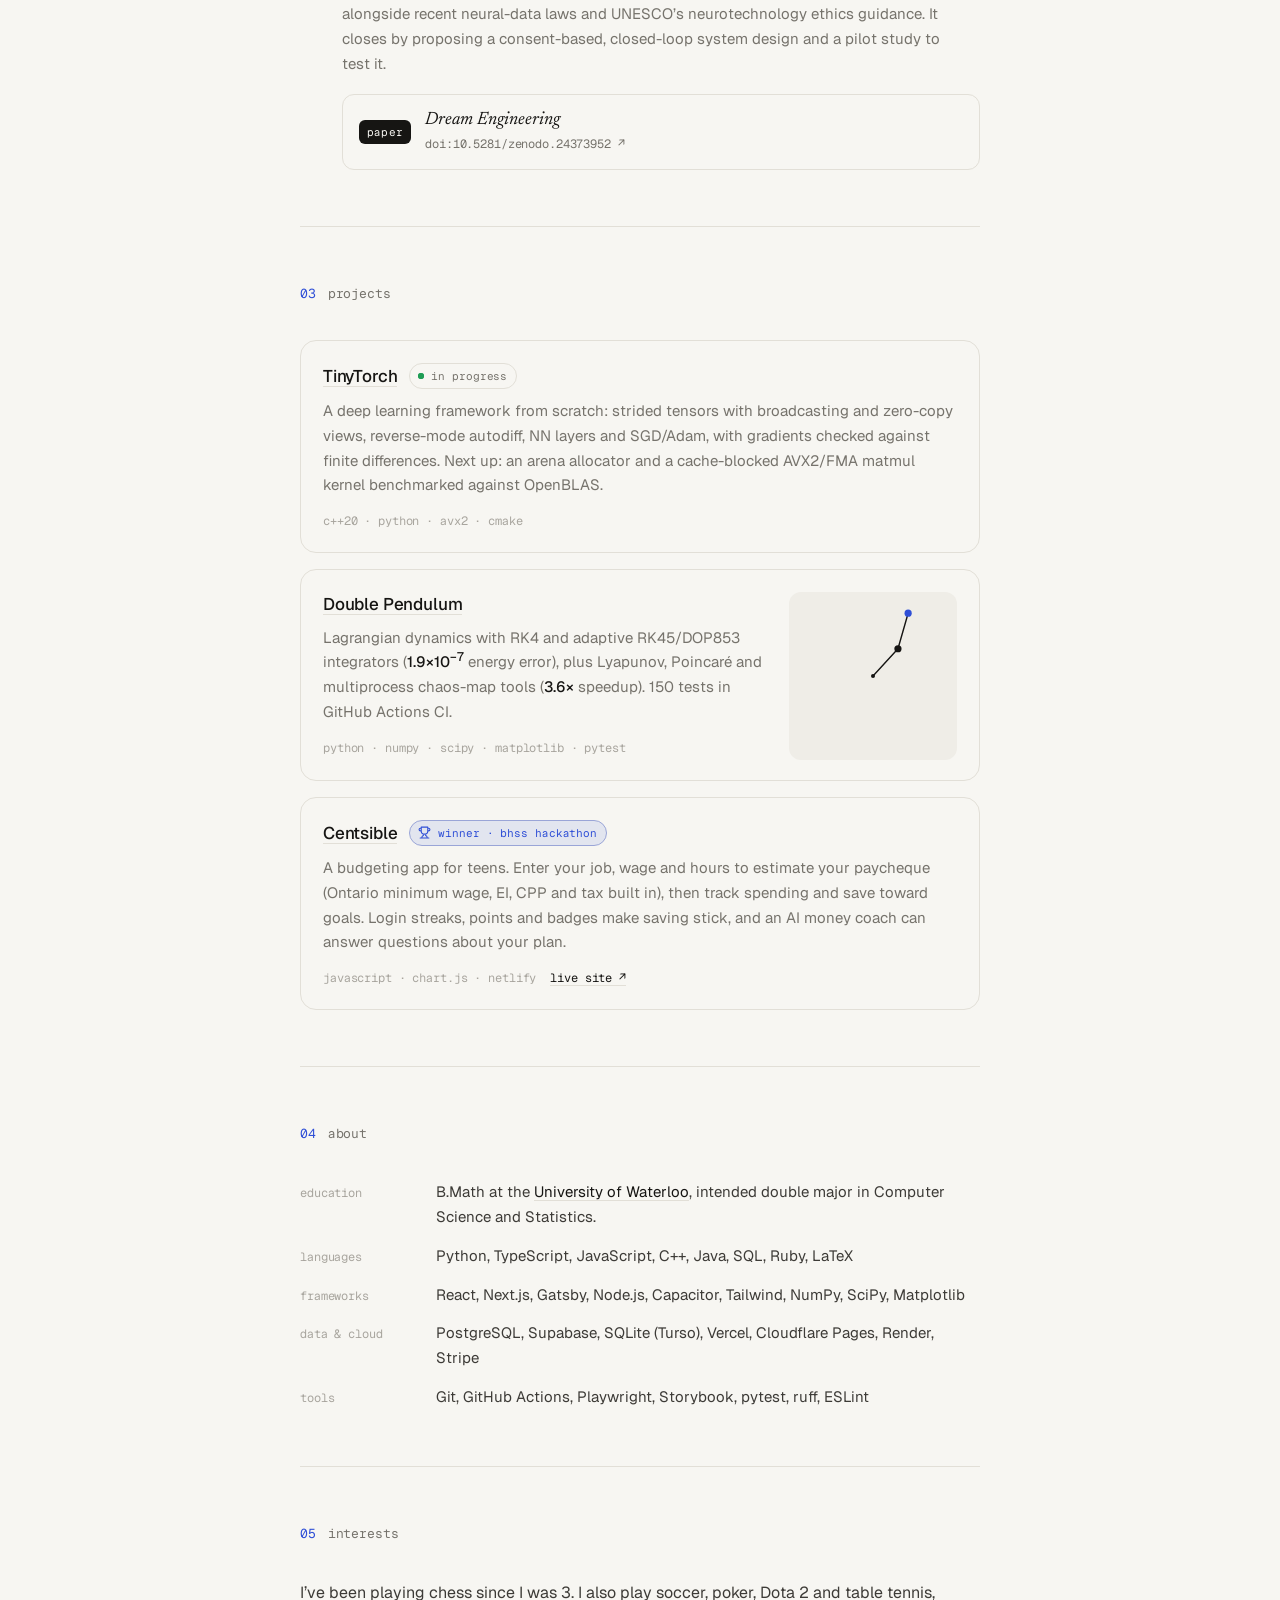
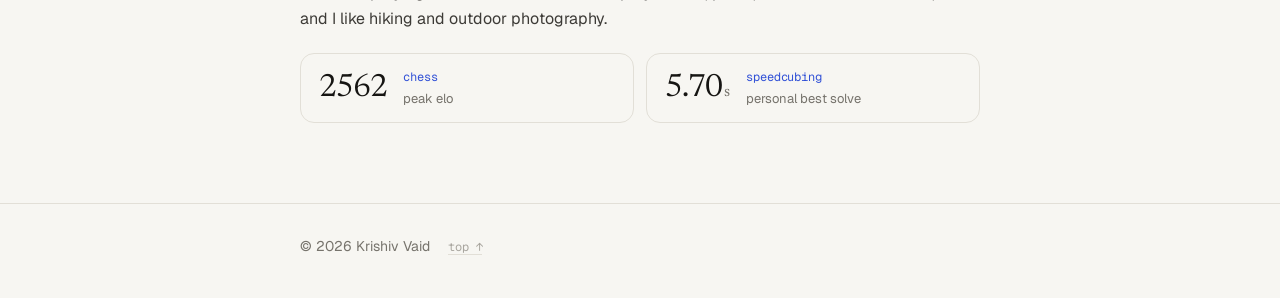
<file: experience.html>
<!doctype html><html lang="en"><head><meta charset="utf-8"><title>Krishiv Vaid</title><meta name="robots" content="noindex"><link rel="canonical" href="https://krishvaid.me/#work"><meta http-equiv="refresh" content="0; url=/#work"><script>location.replace('/#work')</script></head><body><a href="/#work">krishvaid.me</a></body></html>
</file>
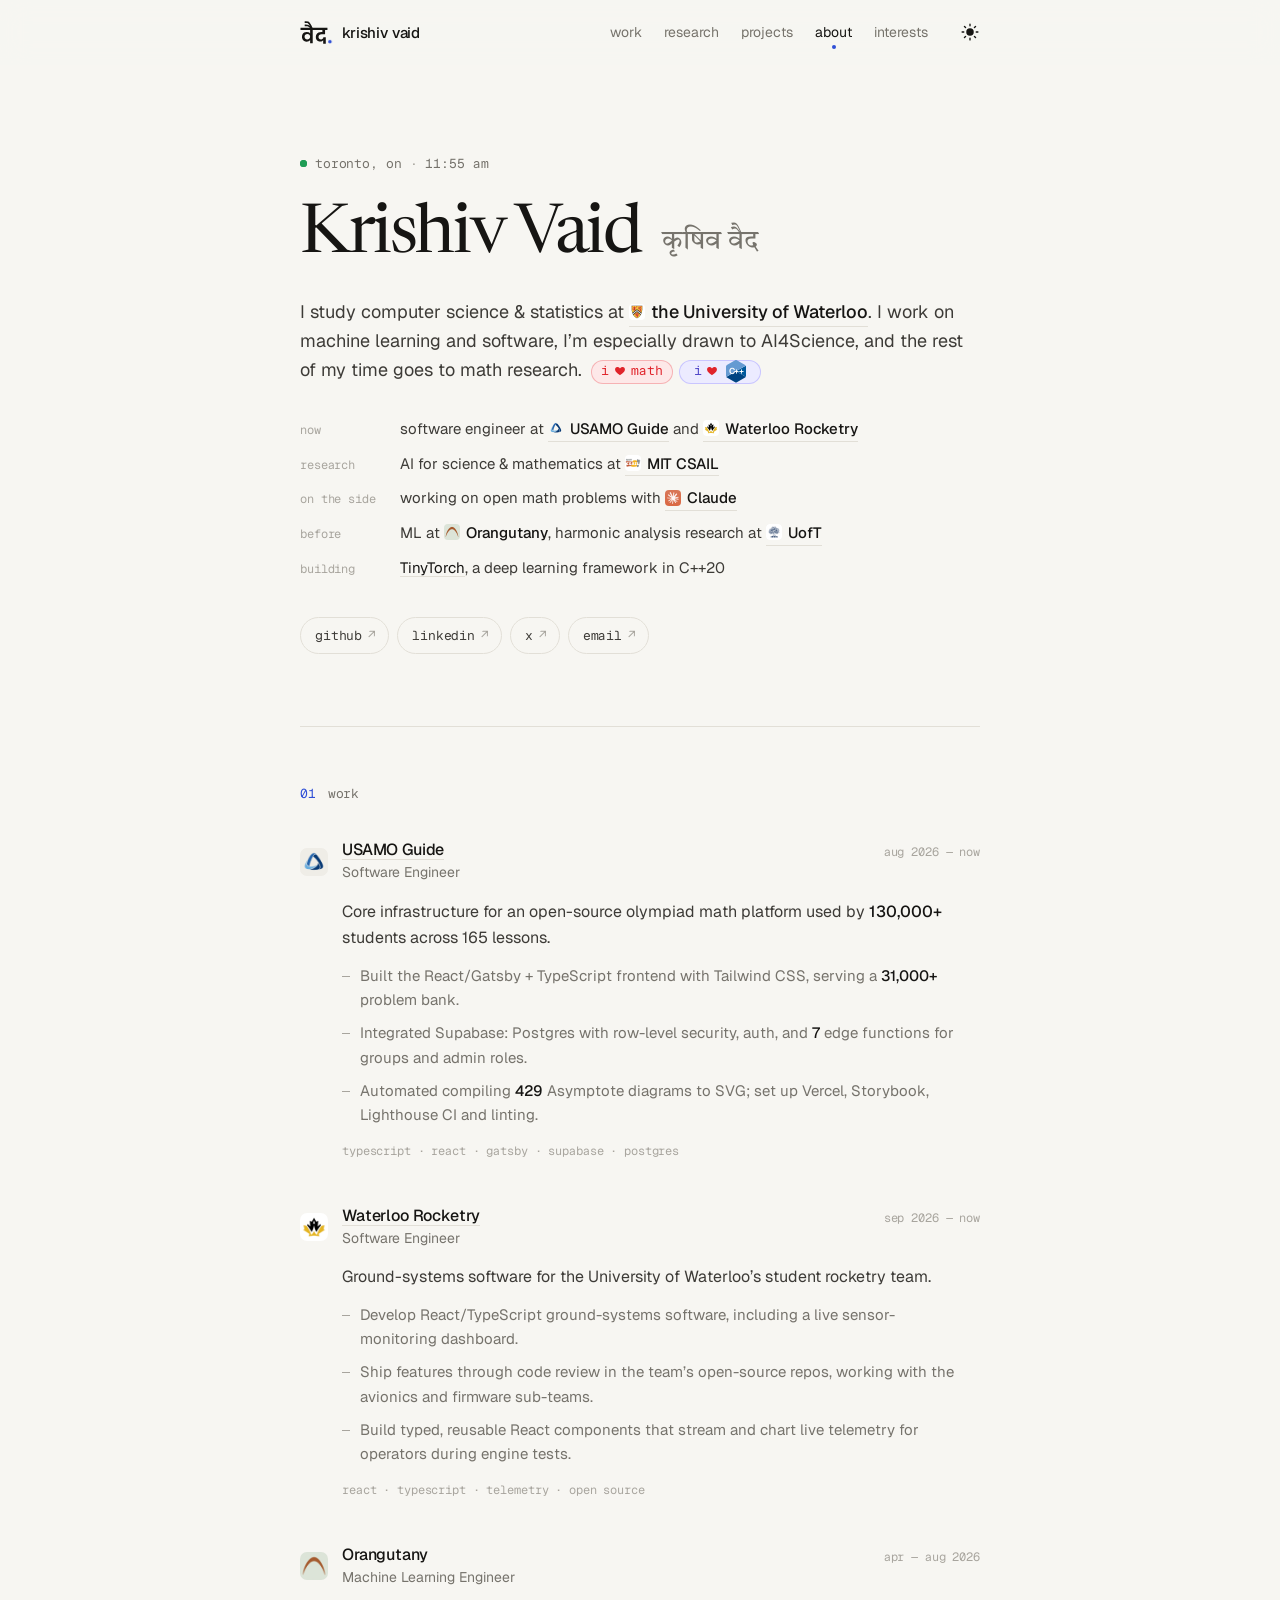
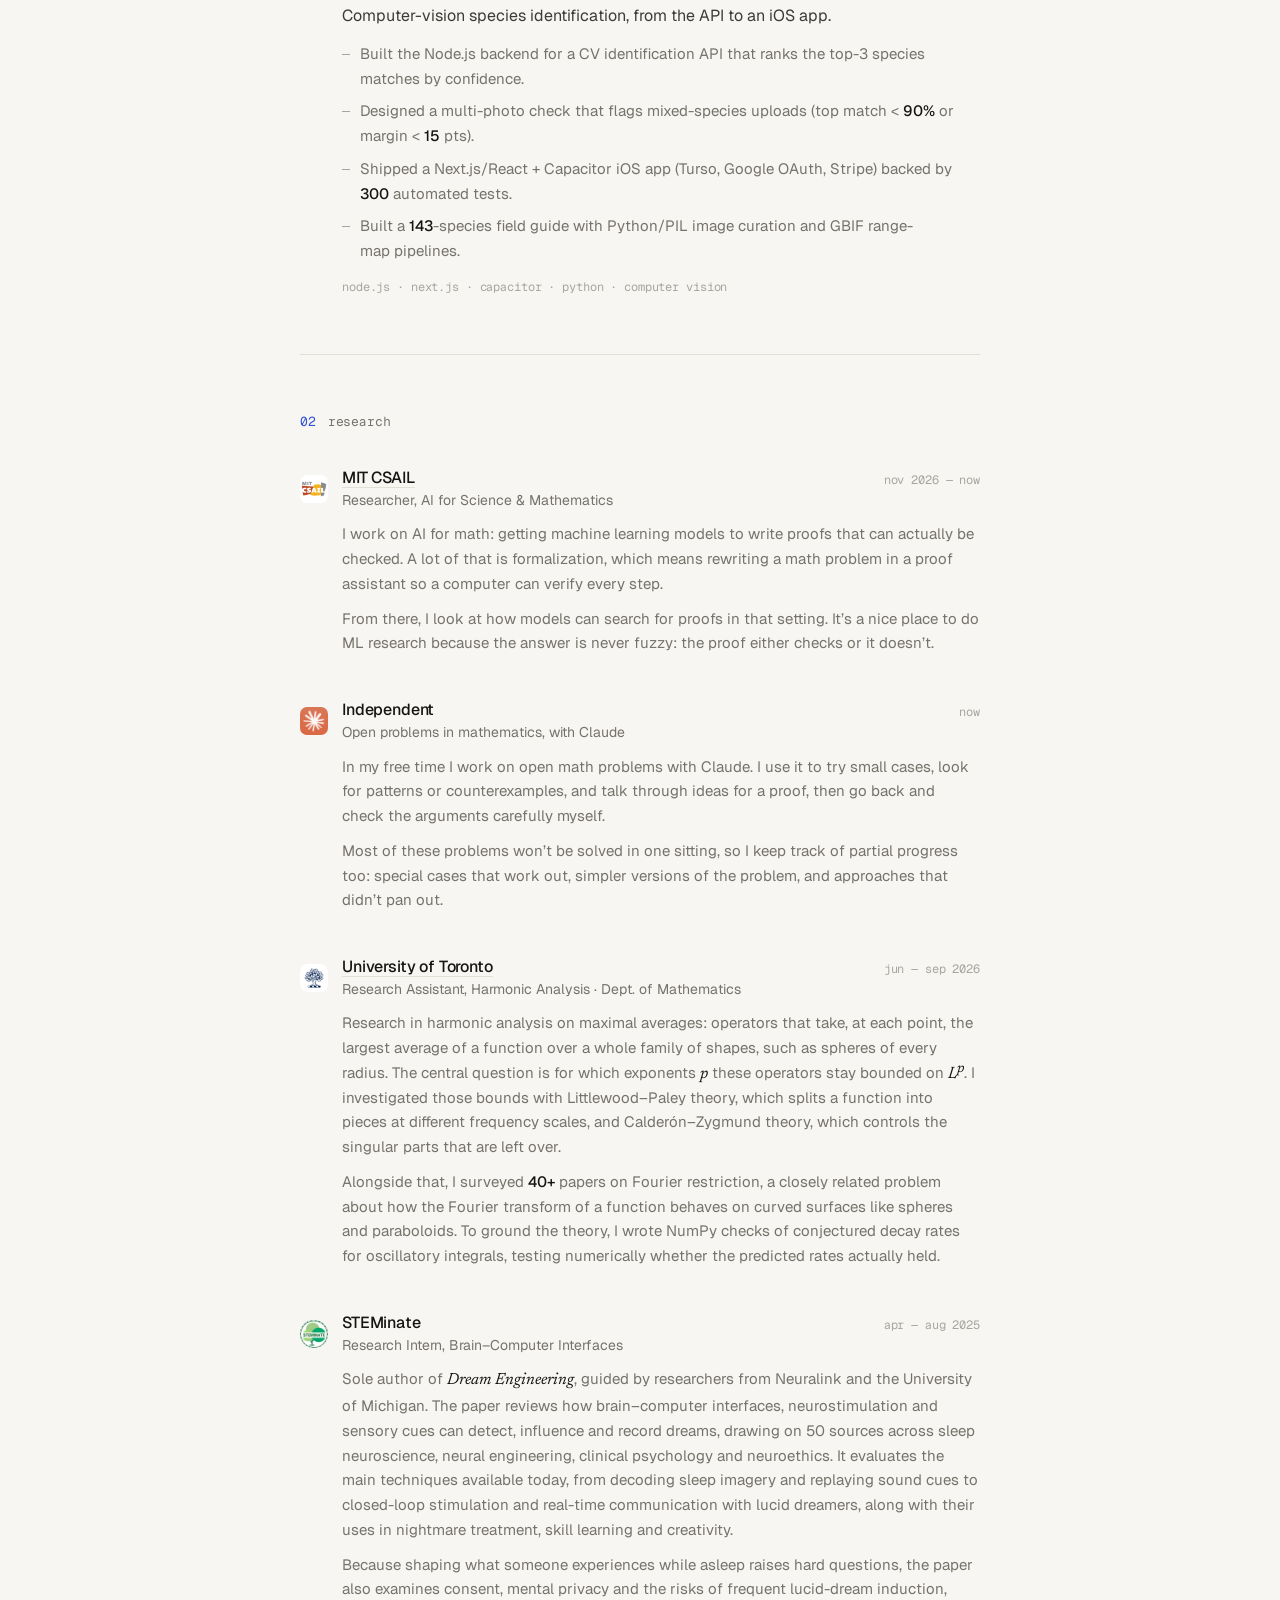
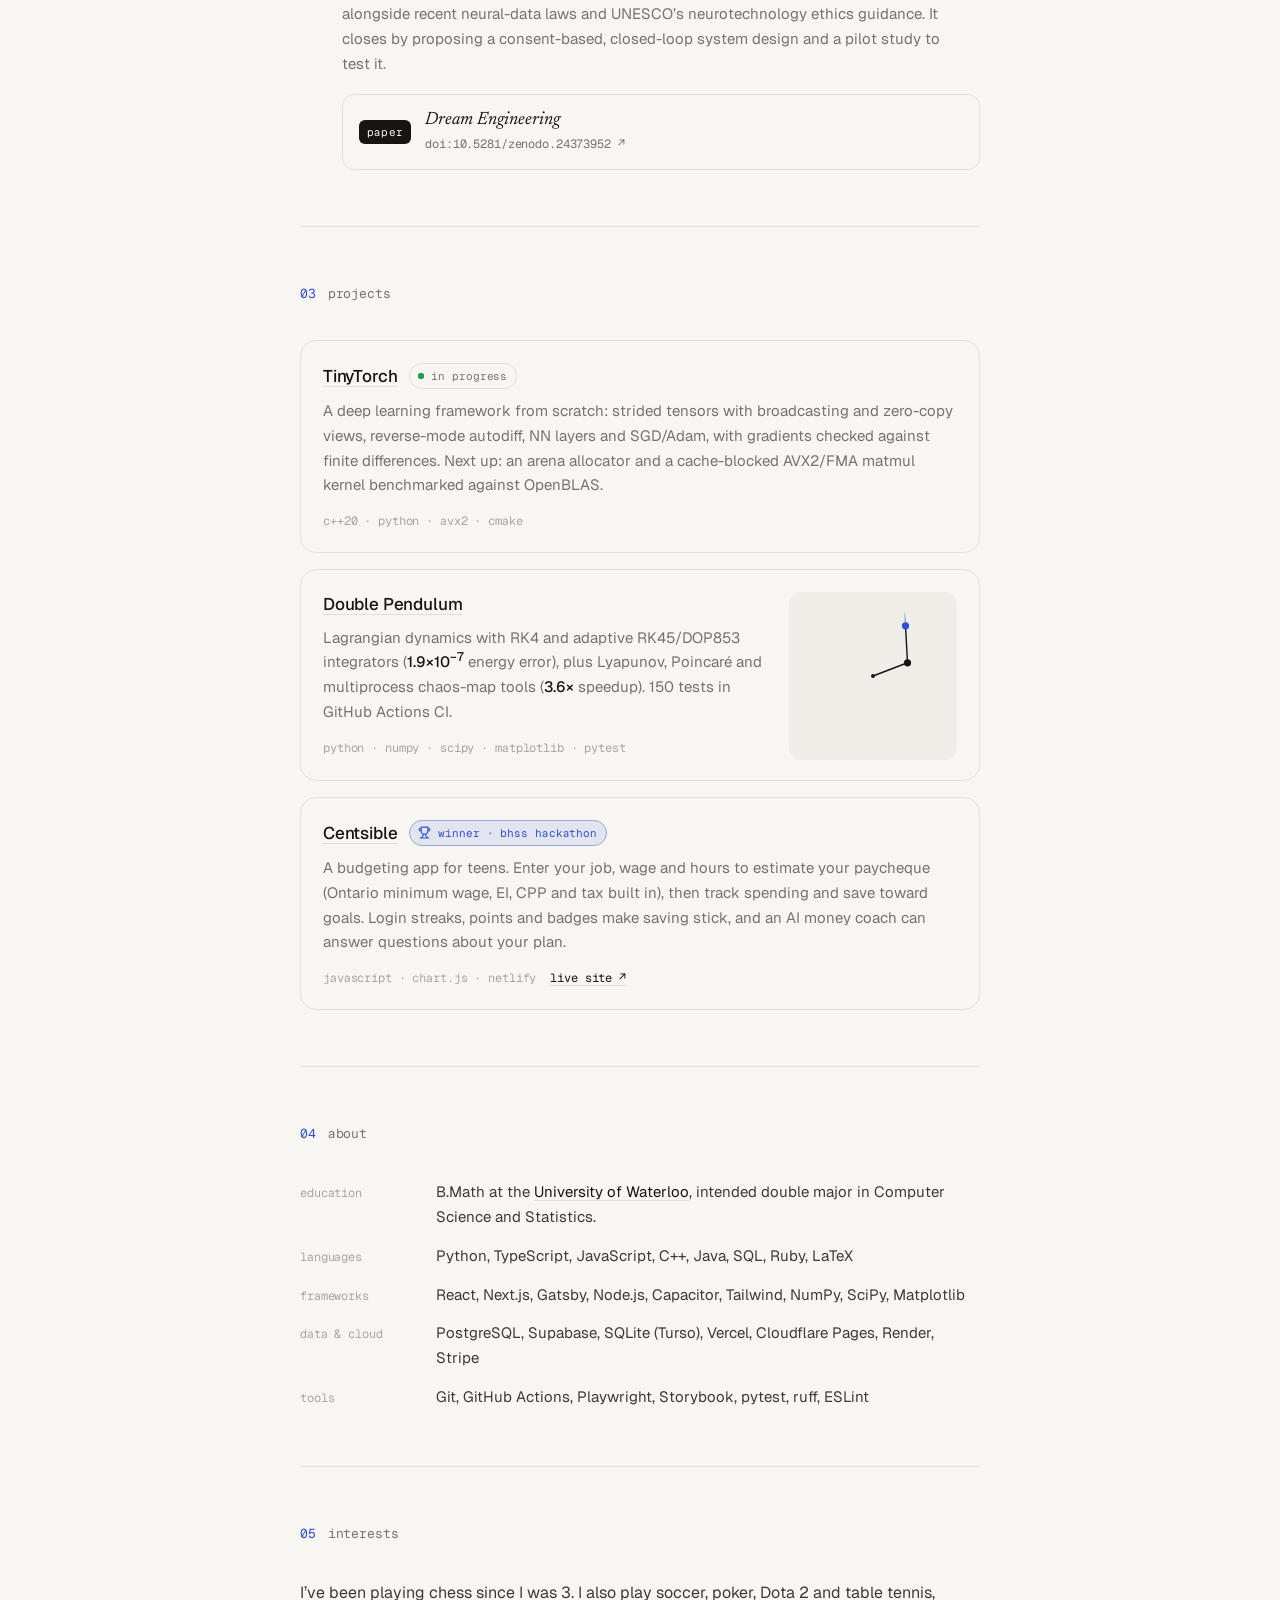
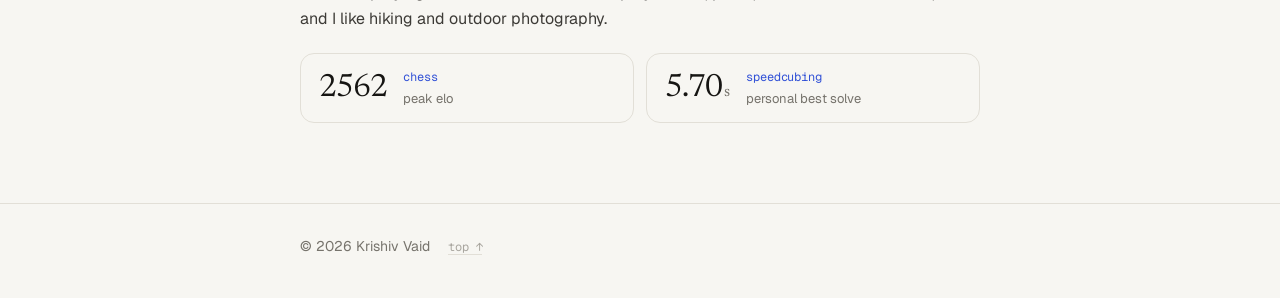
<file: projects.html>
<!doctype html><html lang="en"><head><meta charset="utf-8"><title>Krishiv Vaid</title><meta name="robots" content="noindex"><link rel="canonical" href="https://krishvaid.me/#projects"><meta http-equiv="refresh" content="0; url=/#projects"><script>location.replace('/#projects')</script></head><body><a href="/#projects">krishvaid.me</a></body></html>
</file>
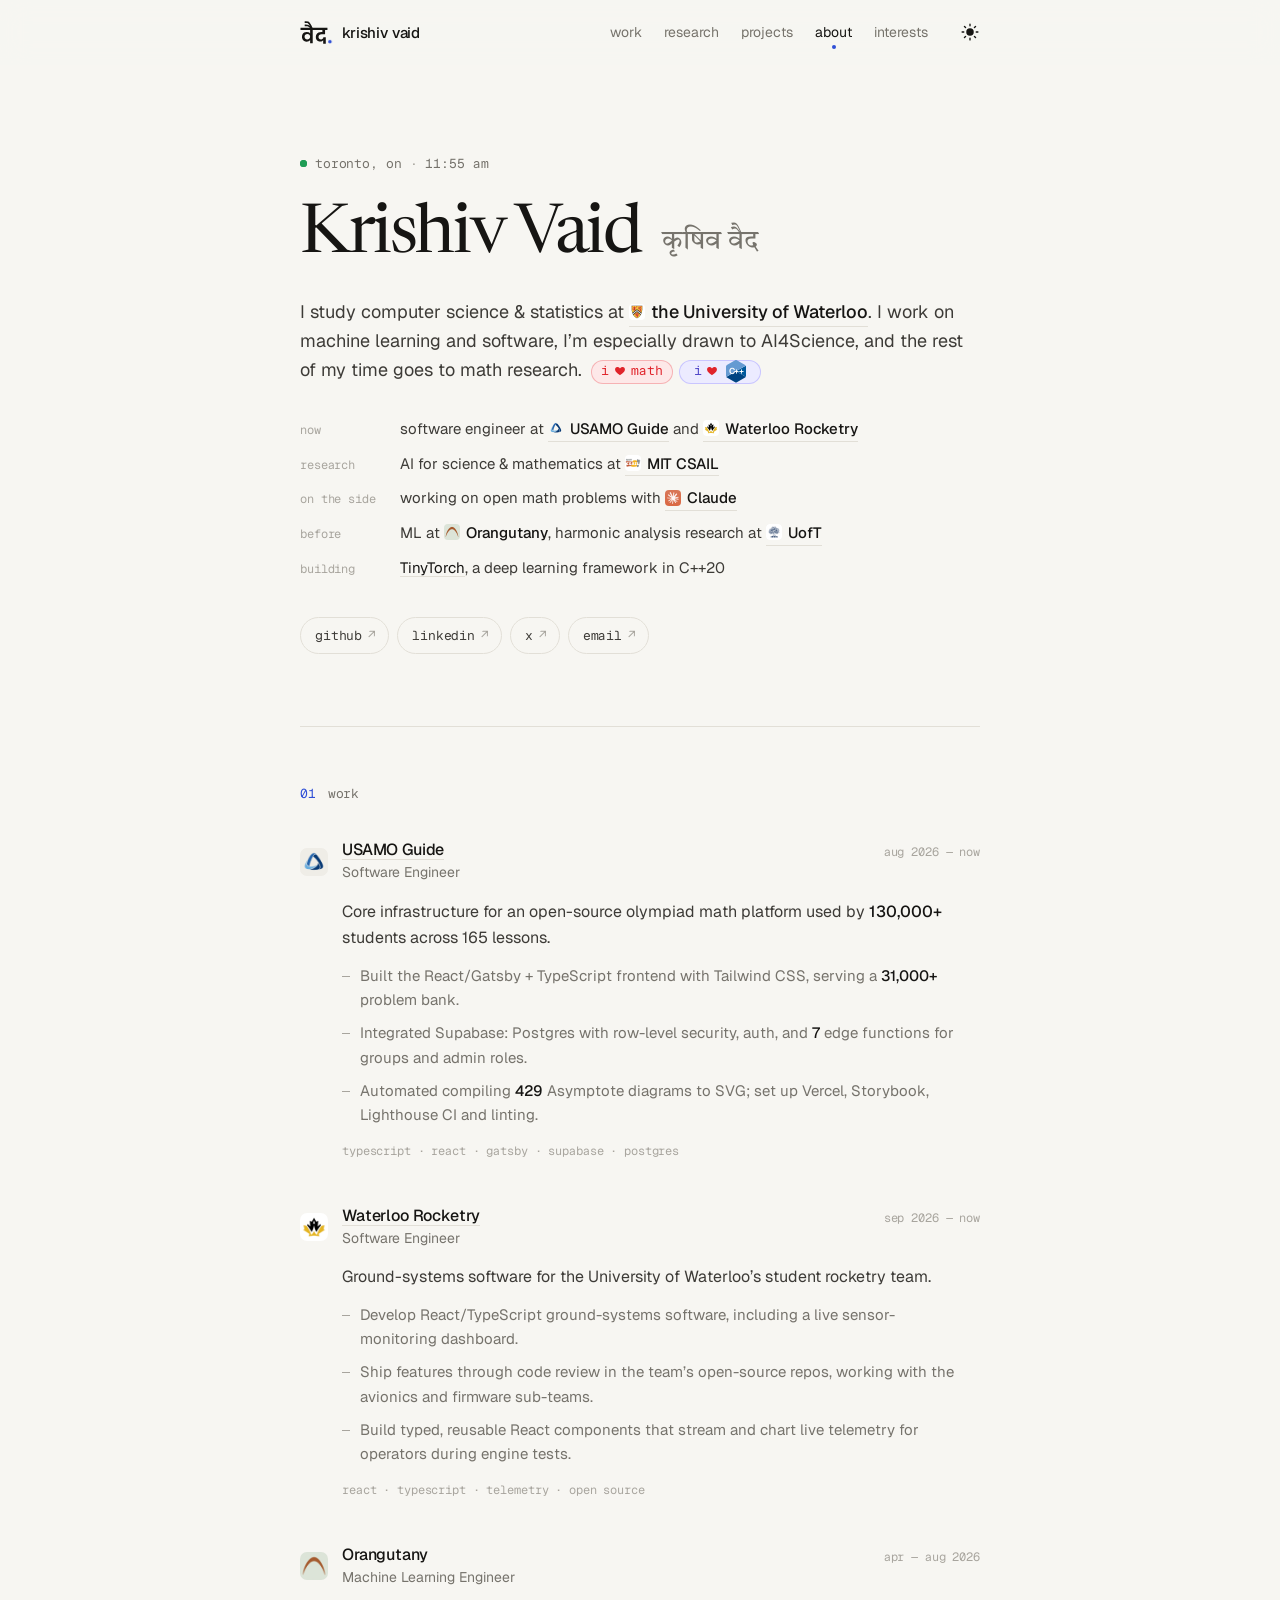
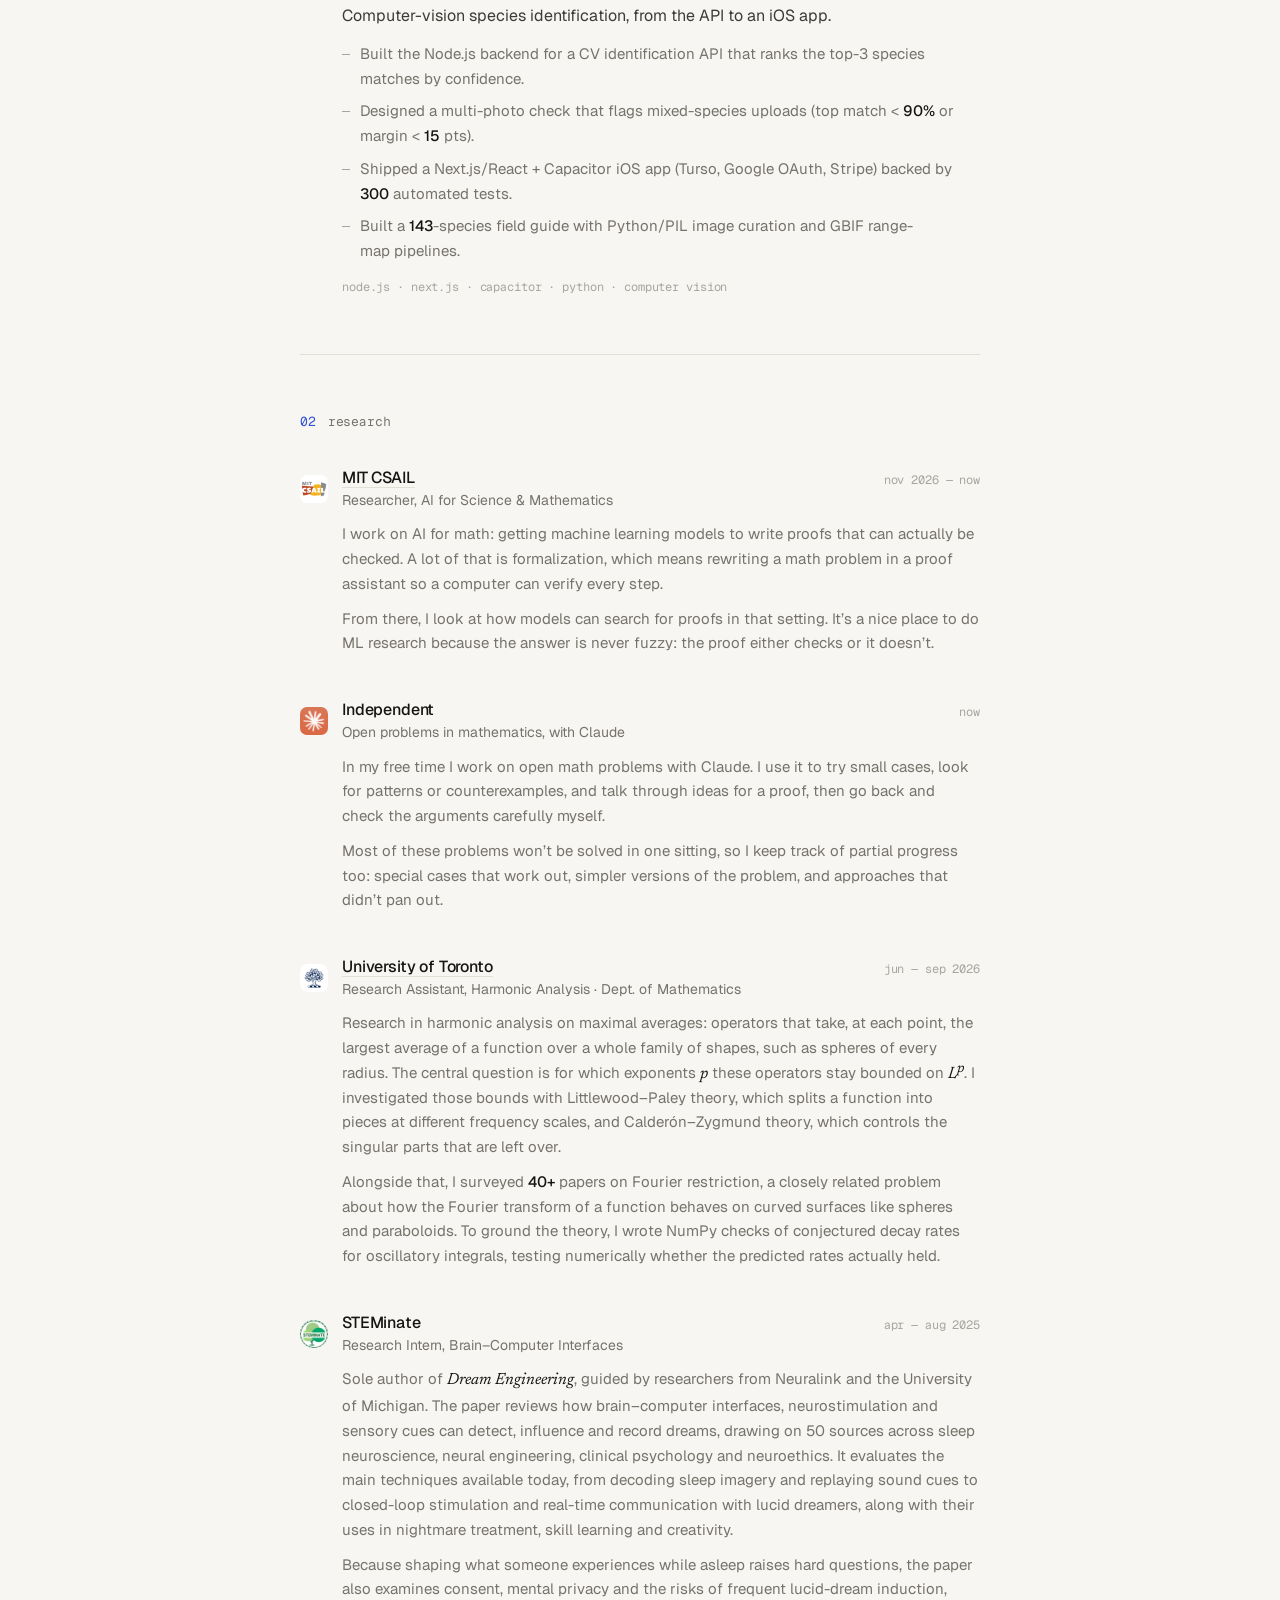
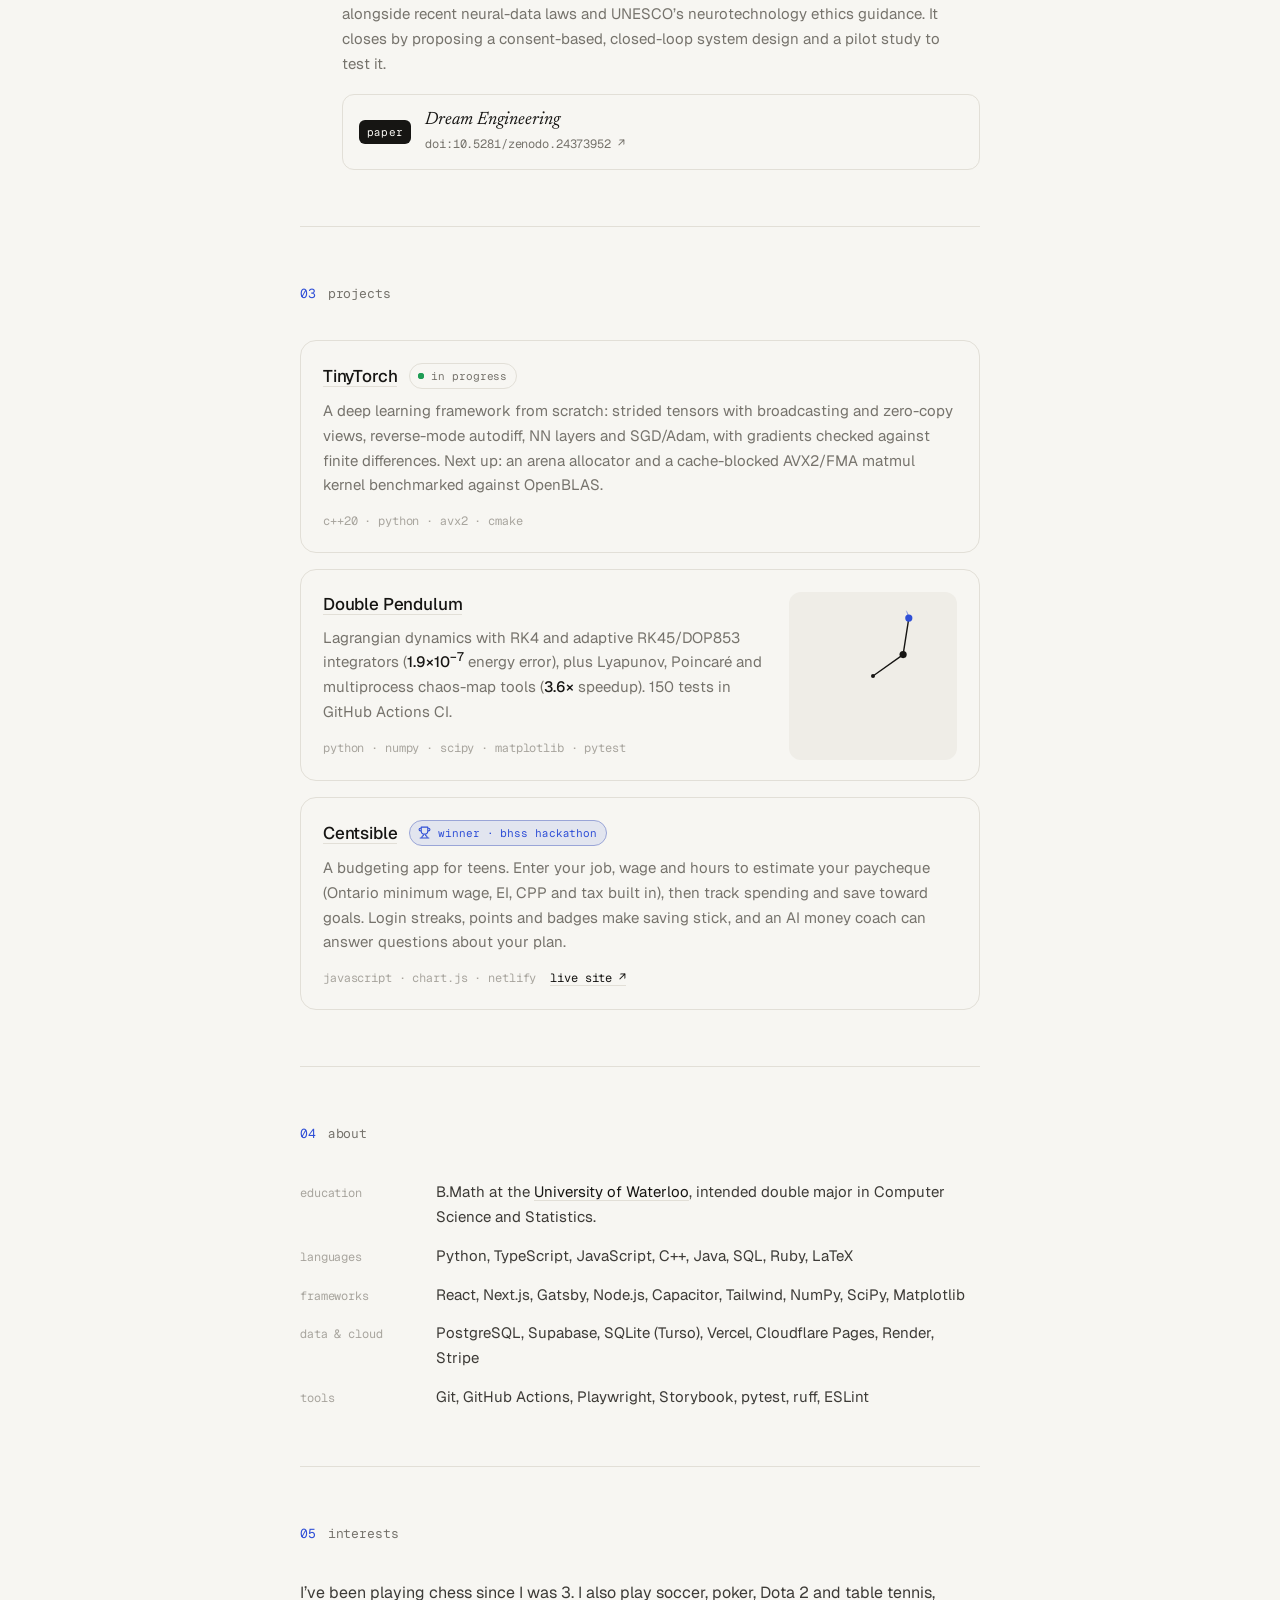
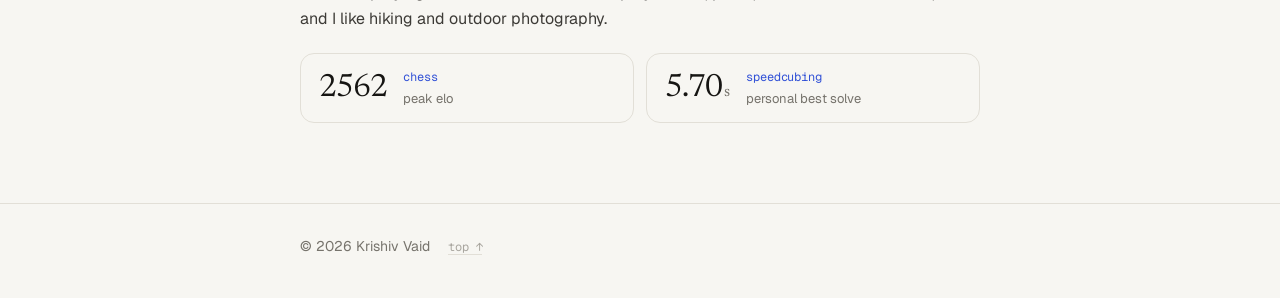
<file: resume.html>
<!doctype html><html lang="en"><head><meta charset="utf-8"><title>Krishiv Vaid</title><meta name="robots" content="noindex"><link rel="canonical" href="https://krishvaid.me/#about"><meta http-equiv="refresh" content="0; url=/#about"><script>location.replace('/#about')</script></head><body><a href="/#about">krishvaid.me</a></body></html>
</file>
<file: css/styles.css>
/* ---------- tokens ---------- */
:root {
  --bg: #f7f6f2;
  --bg-raised: #efede7;
  --fg: #161513;
  --fg-2: #3d3b37;
  --muted: #76736c;
  --faint: #a8a59e;
  --line: #e2dfd7;
  --accent: #2f4fd6;
  --accent-soft: rgba(47, 79, 214, 0.1);
  --live: #1f9d55;
  --love: #e0242b;
  --love-ink: #b42331;
  --love-bg: #fde8e8;
  --love-line: rgba(224, 36, 43, 0.28);
  --header-bg: rgba(247, 246, 242, 0.78);

  --serif: "Newsreader", "Iowan Old Style", Georgia, serif;
  --sans: "Geist", ui-sans-serif, system-ui, -apple-system, "Segoe UI", sans-serif;
  --mono: "Geist Mono", ui-monospace, "SF Mono", Menlo, monospace;

  --w: 680px;
  --ease: cubic-bezier(0.22, 1, 0.36, 1);
  color-scheme: light;
}

:root[data-theme="dark"] {
  --bg: #0d0d0c;
  --bg-raised: #171715;
  --fg: #eceae4;
  --fg-2: #c4c1b9;
  --muted: #8d8a83;
  --faint: #5d5b56;
  --line: #262522;
  --accent: #93a6ff;
  --accent-soft: rgba(147, 166, 255, 0.12);
  --live: #4ade80;
  --love: #ff5a5f;
  --love-ink: #ff9b9b;
  --love-bg: rgba(255, 90, 95, 0.12);
  --love-line: rgba(255, 90, 95, 0.28);
  --header-bg: rgba(13, 13, 12, 0.72);
  color-scheme: dark;
}

/* No-JS fallback: follow the system. */
@media (prefers-color-scheme: dark) {
  :root:not([data-theme]) {
    --bg: #0d0d0c; --bg-raised: #171715; --fg: #eceae4; --fg-2: #c4c1b9; --muted: #8d8a83;
    --faint: #5d5b56; --line: #262522; --accent: #93a6ff; --accent-soft: rgba(147,166,255,.12);
    --live: #4ade80; --love: #ff5a5f; --love-ink: #ff9b9b; --love-bg: rgba(255,90,95,.12); --love-line: rgba(255,90,95,.28); --header-bg: rgba(13,13,12,.72); color-scheme: dark;
  }
}

/* ---------- base ---------- */
*, *::before, *::after { box-sizing: border-box; }
html { -webkit-text-size-adjust: 100%; scroll-behavior: smooth; scroll-padding-top: 80px; }
body {
  margin: 0;
  background: var(--bg);
  color: var(--fg-2);
  font: 400 16px/1.65 var(--sans);
  -webkit-font-smoothing: antialiased;
  -moz-osx-font-smoothing: grayscale;
  text-rendering: optimizeLegibility;
}
::selection { background: var(--accent); color: var(--bg); }
img, svg, canvas { display: block; max-width: 100%; }
h1, h2, h3, p, ul, ol, dl, dd, figure { margin: 0; }
ul, ol { padding: 0; list-style: none; }
strong { color: var(--fg); font-weight: 500; }
.mono { font-family: var(--mono); font-feature-settings: "ss01"; letter-spacing: -0.01em; }
.muted { color: var(--muted); }
.wrap { width: 100%; max-width: calc(var(--w) + 48px); margin: 0 auto; padding: 0 24px; }
.sr { position: absolute; width: 1px; height: 1px; overflow: hidden; clip: rect(0 0 0 0); white-space: nowrap; }

a { color: var(--fg); text-decoration: none; }
main a:not(.paper):not(.org),
.foot a:not(.foot-brand) {
  background: linear-gradient(currentColor, currentColor) 0 100% / 0 1px no-repeat,
              linear-gradient(var(--line), var(--line)) 0 100% / 100% 1px no-repeat;
  transition: background-size 0.4s var(--ease), color 0.2s;
}
main a:not(.paper):not(.org):hover { background-size: 100% 1px, 100% 1px; }
a:focus-visible, button:focus-visible { outline: 2px solid var(--accent); outline-offset: 3px; border-radius: 4px; }

.skip { position: absolute; left: 16px; top: -48px; padding: 8px 12px; background: var(--fg); color: var(--bg); border-radius: 6px; z-index: 100; }
.skip:focus { top: 12px; }

/* ---------- header ---------- */
.top {
  position: sticky; top: 0; z-index: 50;
  background: var(--header-bg);
  -webkit-backdrop-filter: saturate(1.4) blur(14px);
  backdrop-filter: saturate(1.4) blur(14px);
  border-bottom: 1px solid transparent;
  transition: border-color 0.3s;
}
.top.scrolled { border-bottom-color: var(--line); }
.top-inner { display: flex; align-items: center; gap: 24px; height: 64px; }

.brand { display: inline-flex; align-items: center; gap: 10px; color: var(--fg); }
.brand-name { font: 500 15px/1 var(--sans); letter-spacing: -0.01em; }
/* वैद mark: viewBox aspect is ~1.39:1 */
.mark { width: 32px; height: 23px; overflow: visible; }
.mark-glyph { fill: var(--fg); }
.mark-dot { fill: var(--accent); transform-box: fill-box; transform-origin: center; }
/* On load the letters wipe in left to right, like being written, then the dot lands. */
.mark-top .mark-glyph { animation: write 1.1s var(--ease) 0.1s both; }
.mark-top .mark-dot { animation: pop 0.5s var(--ease) 0.95s both; }
.brand:hover .mark-dot { animation: nudge 0.6s var(--ease); }
@keyframes write { from { clip-path: inset(-10% 100% -10% 0); } to { clip-path: inset(-10% 0 -10% 0); } }
@keyframes pop { 0% { transform: scale(0); } 60% { transform: scale(1.35); } 100% { transform: scale(1); } }
@keyframes nudge { 50% { transform: translate(40px, -40px) scale(1.2); } }

.nav { display: flex; gap: 22px; margin-left: auto; font: 400 14px/1 var(--sans); }
.nav a { color: var(--muted); transition: color 0.2s; position: relative; padding: 6px 0; }
.nav a:hover, .nav a.active { color: var(--fg); }
.nav a.active::after { content: ""; position: absolute; left: 50%; bottom: -4px; width: 4px; height: 4px; margin-left: -2px; border-radius: 50%; background: var(--accent); }

.theme {
  display: grid; place-items: center; width: 36px; height: 36px; margin-right: -8px;
  border: 0; border-radius: 10px; background: transparent; color: var(--fg); cursor: pointer;
  transition: background-color 0.2s;
}
.theme:hover { background: var(--bg-raised); }
.theme svg { width: 18px; height: 18px; overflow: visible; }
.theme-core { fill: currentColor; transition: r 0.5s var(--ease); }
.theme-cut { transition: cx 0.5s var(--ease), cy 0.5s var(--ease); }
.theme-rays { stroke: currentColor; stroke-width: 1.8; stroke-linecap: round; transform-origin: 12px 12px; transition: transform 0.5s var(--ease), opacity 0.3s; }
[data-theme="dark"] .theme-core { r: 8px; }
[data-theme="dark"] .theme-cut { cx: 17px; cy: 7px; }
[data-theme="dark"] .theme-rays { transform: rotate(45deg) scale(0.4); opacity: 0; }

/* ---------- hero ---------- */
.hero { padding: 88px 0 72px; }
.eyebrow { display: flex; align-items: center; gap: 8px; color: var(--muted); font-size: 13px; margin-bottom: 28px; }
.eyebrow .sep { color: var(--faint); }
.pulse { position: relative; width: 7px; height: 7px; border-radius: 50%; background: var(--live); flex: none; }
.pulse::after { content: ""; position: absolute; inset: 0; border-radius: 50%; background: var(--live); animation: ping 2.4s var(--ease) infinite; }
@keyframes ping { 0% { transform: scale(1); opacity: 0.55; } 80%, 100% { transform: scale(2.8); opacity: 0; } }

h1 {
  font: 400 clamp(44px, 9vw, 68px)/1 var(--serif);
  font-optical-sizing: auto;
  letter-spacing: -0.035em;
  color: var(--fg);
  margin-bottom: 28px;
}
.dev {
  font: 400 0.4em/1 "Tiro Devanagari Hindi", var(--serif);
  letter-spacing: 0; color: var(--muted); margin-left: 0.3em;
  white-space: nowrap; vertical-align: 0.14em;
}
.lede { font-size: 18px; line-height: 1.6; color: var(--fg-2); max-width: 60ch; text-wrap: pretty; }

.org { display: inline-flex; align-items: baseline; gap: 6px; color: var(--fg); font-weight: 500;
  background: linear-gradient(var(--line), var(--line)) 0 100% / 100% 1px no-repeat; transition: background 0.3s; }
.org:hover { background: linear-gradient(currentColor, currentColor) 0 100% / 100% 1px no-repeat; }
.org img { width: 16px; height: 16px; border-radius: 4px; align-self: center; transform: translateY(-1px); }

.status { margin-top: 32px; display: grid; gap: 10px; font-size: 15px; }
.status li { display: grid; grid-template-columns: 88px 1fr; gap: 12px; align-items: baseline; }
.status .k { font-size: 12px; color: var(--faint); text-transform: lowercase; }

.links { display: flex; flex-wrap: wrap; gap: 8px; margin-top: 36px; font-size: 13px; }
.links a {
  display: inline-flex; align-items: center; gap: 6px; padding: 7px 12px 7px 14px;
  border: 1px solid var(--line); border-radius: 999px; color: var(--fg-2);
  background: none !important;
  transition: border-color 0.2s, color 0.2s, background-color 0.2s;
}
.links a:hover { border-color: var(--fg); color: var(--fg); }
.links .arr { color: var(--faint); transition: transform 0.3s var(--ease), color 0.2s; }
.links a:hover .arr { transform: translate(2px, -2px); color: var(--accent); }

/* ---------- sections ---------- */
.block { padding: 56px 0; border-top: 1px solid var(--line); }
.label { display: flex; align-items: center; gap: 12px; font-size: 13px; font-weight: 400; color: var(--muted); margin-bottom: 36px; text-transform: lowercase; }
.label .num { color: var(--accent); }

.entries { display: grid; gap: 44px; }
.entry-head { display: grid; grid-template-columns: 28px 1fr auto; gap: 14px; align-items: center; }
.logo { width: 28px; height: 28px; border-radius: 7px; background: var(--bg-raised); }
.logo.round { border-radius: 50%; }
.chip { display: grid; place-items: center; font: 500 13px/1 var(--mono); color: var(--muted); border: 1px solid var(--line); background: var(--bg-raised); }
h3 { font: 500 16px/1.3 var(--sans); color: var(--fg); letter-spacing: -0.01em; }
.role { font-size: 14px; color: var(--muted); line-height: 1.4; margin-top: 2px; }
.when { font-size: 12px; color: var(--faint); white-space: nowrap; align-self: start; padding-top: 3px; }
.summary { margin: 16px 0 0 42px; color: var(--fg-2); }
.points { margin: 12px 0 0 42px; display: grid; gap: 8px; font-size: 15px; color: var(--muted); }
.points li { position: relative; padding-left: 18px; text-wrap: pretty; }
.points li::before { content: ""; position: absolute; left: 0; top: 0.8em; width: 8px; height: 1px; background: var(--faint); }
.tags { margin: 14px 0 0 42px; font-size: 12px; color: var(--faint); }
.prose { margin: 12px 0 0 42px; display: grid; gap: 10px; font-size: 15px; color: var(--muted); }
.prose p { text-wrap: pretty; }
.org.plain { background: none; }
.math { font-family: var(--serif); font-size: 1.1em; line-height: 0; color: var(--fg); }
sup { line-height: 0; }
cite { font-style: italic; font-family: var(--serif); font-size: 1.08em; color: var(--fg); }

.paper {
  display: grid; grid-template-columns: auto 1fr; gap: 2px 14px; align-items: baseline;
  margin: 18px 0 0 42px; padding: 14px 16px; border: 1px solid var(--line); border-radius: 12px;
  transition: border-color 0.2s, background-color 0.2s, transform 0.3s var(--ease);
}
.paper:hover { border-color: var(--faint); background: var(--bg-raised); }
.paper-kind { grid-row: span 2; font-size: 11px; color: var(--bg); background: var(--fg); padding: 3px 8px; border-radius: 6px; align-self: center; letter-spacing: 0.02em; }
.paper-title { font: italic 400 18px/1.3 var(--serif); color: var(--fg); }
.paper-meta { font-size: 12px; color: var(--muted); word-break: break-all; }

/* ---------- projects ---------- */
.projects { display: grid; gap: 16px; }
.project {
  padding: 22px 22px 20px; border: 1px solid var(--line); border-radius: 16px;
  transition: border-color 0.25s, background-color 0.25s;
}
.project:hover { border-color: var(--faint); }
.project p { font-size: 15px; color: var(--muted); margin-top: 10px; text-wrap: pretty; }
.project .tags { margin: 14px 0 0; font-size: 12px; color: var(--faint); }
.project-head { display: flex; align-items: center; gap: 12px; }
.project h3 { font-size: 17px; }
.badge { display: inline-flex; align-items: center; gap: 7px; font-size: 11px; color: var(--muted); padding: 3px 9px 3px 8px; border: 1px solid var(--line); border-radius: 999px; }
.badge .pulse { width: 6px; height: 6px; }
.badge-win { color: var(--accent); border-color: color-mix(in srgb, var(--accent) 40%, var(--line)); background: var(--accent-soft); }
.badge-win svg { width: 13px; height: 13px; fill: none; stroke: currentColor; stroke-width: 2; stroke-linecap: round; stroke-linejoin: round; }
.project .tags .live { margin-left: 14px; color: var(--fg); }
.has-viz { display: grid; grid-template-columns: 1fr 168px; gap: 24px; align-items: center; }
.viz { position: relative; aspect-ratio: 1; border-radius: 12px; background: var(--bg-raised); overflow: hidden; }
.viz canvas { width: 100%; height: 100%; }
.viz figcaption { position: absolute; left: 10px; bottom: 8px; font-size: 10px; color: var(--faint); }

/* ---------- about ---------- */
.facts { display: grid; gap: 14px; }
.facts > div { display: grid; grid-template-columns: 120px 1fr; gap: 16px; align-items: baseline; }
.facts dt { font-size: 12px; color: var(--faint); }
.facts dd { font-size: 15px; color: var(--fg-2); }

.sub { font-size: 12px; color: var(--faint); margin-bottom: 14px; }
.stats { display: grid; grid-template-columns: repeat(2, 1fr); gap: 12px; }
.stat {
  display: flex; align-items: center; gap: 16px; padding: 14px 18px;
  border: 1px solid var(--line); border-radius: 14px; transition: border-color 0.25s;
}
.stat:hover { border-color: var(--faint); }
.stat-n { font: 400 32px/1 var(--serif); letter-spacing: -0.03em; color: var(--fg); font-variant-numeric: tabular-nums; flex: none; }
.stat-n small { font-size: 0.5em; color: var(--muted); margin-left: 2px; letter-spacing: 0; }
.stat-txt { display: flex; flex-direction: column; gap: 2px; min-width: 0; }
.stat-k { font-size: 12px; color: var(--accent); }
.stat-l { font-size: 13px; color: var(--muted); line-height: 1.4; }
.pills { display: flex; flex-wrap: wrap; gap: 8px; }
.pills li { font-size: 14px; color: var(--fg-2); padding: 5px 13px; border: 1px solid var(--line); border-radius: 999px; }
.interests-lede { font-size: 16px; color: var(--fg-2); margin-bottom: 20px; max-width: 60ch; }
.heart {
  display: inline-flex; align-items: center; gap: 5px; margin-left: 4px; padding: 1px 10px 2px;
  font-size: 13px; line-height: 1.6; color: var(--love); white-space: nowrap;
  background: var(--love-bg); box-shadow: inset 0 0 0 1px var(--love-line);
  border-radius: 999px; vertical-align: 0.08em; cursor: default;
  /* a quick little wiggle-dance as the hero comes in, then it stays put */
  transform-origin: 50% 100%;
  animation: dance 1.3s cubic-bezier(0.36, 0, 0.3, 1) 0.4s both;
}
.heart svg { width: 12px; height: 12px; fill: var(--love); animation: beat 0.9s var(--ease) 0.55s 1; }
.heart:hover svg { animation: beat 0.9s var(--ease) infinite; }
.loves { display: inline-flex; flex-wrap: wrap; gap: 6px; margin-left: 4px; vertical-align: 0.08em; }
.loves .heart { margin-left: 0; vertical-align: baseline; min-width: 82px; justify-content: center; }
/* i ♥ <C++ logo>: soft periwinkle pill, dancing a beat after the math one */
.heart-cpp {
  color: #5047c8; background: #ecebff; box-shadow: inset 0 0 0 1px rgba(108, 99, 255, 0.28);
  animation-delay: 0.62s;
}
.heart-cpp svg:not(.cpp-logo) { fill: var(--love); animation-delay: 0.78s; }
.heart-cpp .cpp-logo { width: 20px; height: 22.5px; margin: -4px 0 -4px 3px; animation: none; }
:root[data-theme="dark"] .heart-cpp { color: #c3bfff; background: rgba(138, 128, 255, 0.15); box-shadow: inset 0 0 0 1px rgba(150, 140, 255, 0.32); }
@keyframes dance {
  0%, 100% { transform: none; }
  10% { transform: translateY(-6px) rotate(-7deg); }
  22% { transform: translateY(0) rotate(6deg); }
  34% { transform: translateY(-4px) rotate(-5deg); }
  46% { transform: translateY(0) rotate(4deg); }
  58% { transform: translateY(-1px) rotate(-2deg); }
  70% { transform: rotate(1deg); }
  82% { transform: none; }
}
@keyframes beat { 0%, 100% { transform: scale(1); } 15% { transform: scale(1.3); } 30% { transform: scale(0.95); } 45% { transform: scale(1.18); } }

/* ---------- footer ---------- */
.foot { border-top: 1px solid var(--line); margin-top: 24px; }
.foot-inner { padding-top: 28px; padding-bottom: 36px; }
.foot-row { display: flex; align-items: center; justify-content: space-between; gap: 16px; flex-wrap: wrap; }
.foot-copy { font-size: 14px; color: var(--muted); }
.totop { margin-left: 14px; font-size: 12px; color: var(--faint) !important; }
.totop:hover { color: var(--fg) !important; }
.mark-foot { width: 25px; height: 18px; }

.visits { display: inline-flex; align-items: center; gap: 10px; font-size: 12px; color: var(--muted); min-height: 30px; }
.visits.hidden { visibility: hidden; }
.odo { display: inline-flex; padding: 5px 8px; border: 1px solid var(--line); border-radius: 8px; background: var(--bg-raised); color: var(--fg); font-size: 13px; line-height: 1; font-variant-numeric: tabular-nums; }
.odo .hash { color: var(--faint); margin-right: 2px; }
.odo .d { display: inline-block; height: 1em; overflow: hidden; }
.odo .d > span { display: flex; flex-direction: column; transition: transform 0.75s var(--ease); }
.odo .d > span > span { height: 1em; line-height: 1; }
.odo .comma { color: var(--faint); }
.odo.loading { color: var(--faint); }

/* ---------- motion ---------- */
.reveal { transition: opacity 0.8s var(--ease), transform 0.8s var(--ease); }
.reveal.pending:not(.in) { opacity: 0; transform: translateY(14px); }
.hero > * { animation: rise 0.9s var(--ease) both; }
.hero > :nth-child(2) { animation-delay: 0.06s; }
.hero > :nth-child(3) { animation-delay: 0.12s; }
.hero > :nth-child(4) { animation-delay: 0.18s; }
.hero > :nth-child(5) { animation-delay: 0.24s; }
@keyframes rise { from { opacity: 0; transform: translateY(10px); } }

::view-transition-old(root), ::view-transition-new(root) { animation-duration: 0.35s; }

@media (prefers-reduced-motion: reduce) {
  *, *::before, *::after { animation-duration: 0.01ms !important; animation-iteration-count: 1 !important; transition-duration: 0.01ms !important; }
  html { scroll-behavior: auto; }
  .reveal.pending:not(.in) { opacity: 1; transform: none; }
}

/* ---------- small screens ---------- */
@media (max-width: 600px) {
  .wrap { padding: 0 16px; }
  .brand-name { display: none; }
  .nav { gap: 16px; }
  .hero { padding: 56px 0 56px; }
  .lede { font-size: 17px; }
  .status li { grid-template-columns: 1fr; gap: 0; }
  .entry-head { grid-template-columns: 28px 1fr; }
  .when { grid-column: 2; padding-top: 0; }
  .summary, .points, .tags, .paper, .prose { margin-left: 0; }
  .has-viz { grid-template-columns: 1fr; }
  .viz { max-width: 200px; }
  .facts > div { grid-template-columns: 1fr; gap: 2px; }
  .stats { grid-template-columns: 1fr; }
}

@media (max-width: 600px) { .wide-only { display: none; } }
</file>
